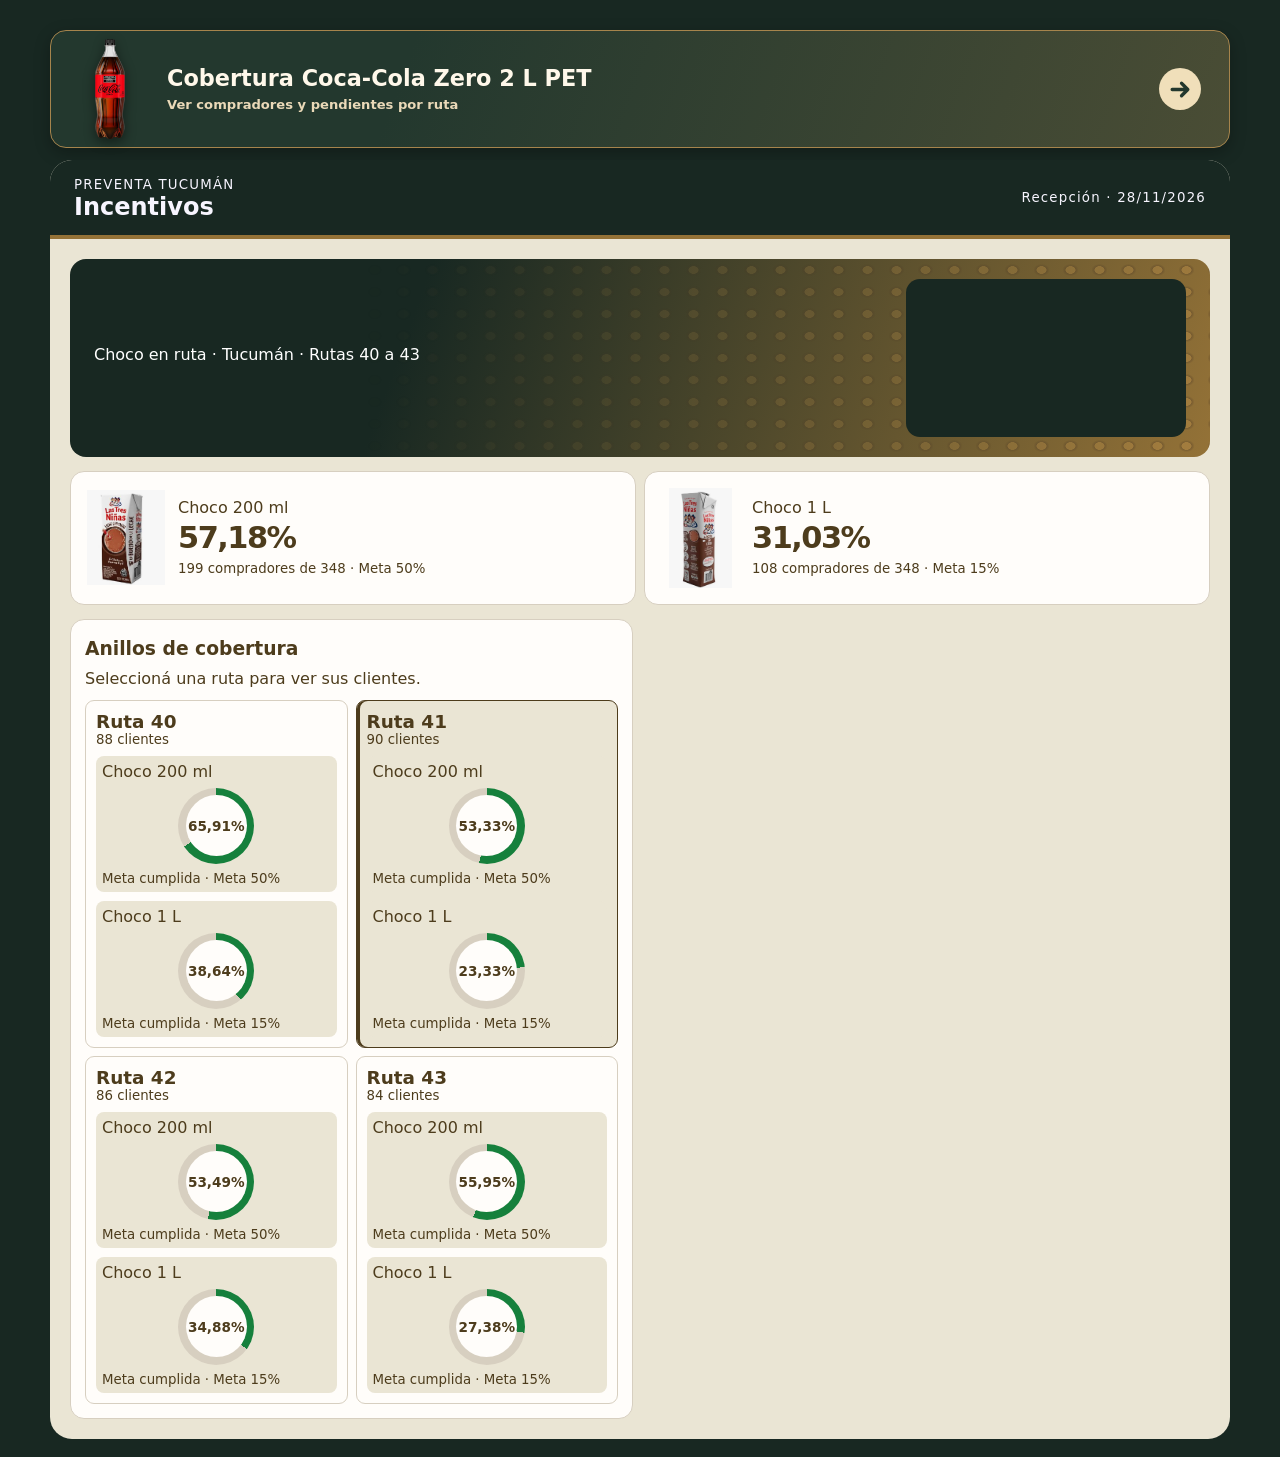
<file: index.html>
<!doctype html>
<html lang="es">
<head>
  <meta charset="utf-8" />
  <meta name="viewport" content="width=device-width, initial-scale=1" />
  <title>Incentivos de Venta</title>
  <meta name="theme-color" content="#182822" />
  <meta name="application-name" content="Incentivos de Venta" />
  <meta name="apple-mobile-web-app-capable" content="yes" />
  <meta name="apple-mobile-web-app-status-bar-style" content="default" />
  <meta name="apple-mobile-web-app-title" content="Incentivos de Venta" />
  <link rel="manifest" href="manifest.webmanifest" />
  <link rel="icon" type="image/png" sizes="192x192" href="assets/icon-192.png" />
  <link rel="apple-touch-icon" href="assets/icon-192.png" />
<style>body{margin:0;padding:clamp(0px,2vw,18px);background:#182822} #choco-fauna{max-width:1180px;margin:auto} #choco-fauna button:not([hidden]){cursor:pointer}</style><style>#fauna0 .banner-video{position:relative;z-index:1;width:min(34%,280px);flex:none;color:#fff} @media(max-width:620px){#fauna0 .overview{flex-wrap:wrap}#fauna0 .banner-video{width:min(100%,280px)}}</style><style>
#choco-fauna li b.cliente-comprador,#choco-fauna li b.cliente-pendiente{padding:4px 9px;border-radius:999px}
#choco-fauna li b.cliente-comprador{color:#166534;background:#dcfce7}
#choco-fauna li b.cliente-pendiente{color:#991b1b;background:#fee2e2}
</style>
<style>
#fauna0 [hidden]{display:none!important}
#fc0-detalle{grid-column:1/-1}
#fc0-volver{margin-bottom:12px}
</style>
</head><body>
<style>
.zero-nav { max-width:1180px; margin:12px auto; padding:0 12px; }
.zero-nav a { display:flex; align-items:center; gap:clamp(12px,3vw,26px); padding:8px clamp(12px,4vw,28px); border:1px solid #a6844c; border-radius:16px; background:linear-gradient(110deg,#23382e 30%,#4a4d35); color:#fff8ea; box-shadow:0 5px 16px #0004; font:800 clamp(1.05rem,3.5vw,1.4rem)/1.2 system-ui,sans-serif; text-decoration:none; }
.zero-nav a:hover { background:linear-gradient(110deg,#2e4939 30%,#585b40); }
.zero-nav a:focus-visible { outline:3px solid #fff8ea; outline-offset:3px; }
.zero-nav img { width:clamp(43px,10vw,62px); height:100px; object-fit:contain; flex:none; filter:drop-shadow(0 4px 6px #0007); }
.zero-nav small { display:block; margin-top:5px; color:#ead9b8; font-size:.82rem; font-weight:600; }
.zero-nav .zero-arrow { display:grid; flex:0 0 42px; height:42px; margin-left:auto; place-items:center; border-radius:50%; background:#f0dfba; color:#23382e; font-size:1.3rem; }
</style>
<nav class="zero-nav" aria-label="Coberturas">
  <a href="./cobertura-zero.html">
    <img src="[data-uri]" alt="" width="62" height="100">
    <span>Cobertura Coca-Cola Zero 2 L PET<small>Ver compradores y pendientes por ruta</small></span>
    <span class="zero-arrow" aria-hidden="true"><svg width="25" height="25" viewBox="0 0 24 24" fill="none" stroke="currentColor" stroke-width="3.2" stroke-linecap="round" stroke-linejoin="round"><path d="M4 12h15m-6-6 6 6-6 6"/></svg></span>
  </a>
</nav>
<div id="choco-fauna"><div id="fauna0">
<header><div><small>PREVENTA TUCUMÁN</small><h2>Incentivos</h2></div><small id="fc0-corte"></small></header>
<main>
<div class="overview"><div><p>Choco en ruta · Tucumán · Rutas 40 a 43</p></div><span class="fauna-animal" aria-hidden="true">🐆</span><div class="banner-video" aria-label="Video destacado">
  <video aria-label="Publicidad de Las Tres Niñas" src="./las-tres-ninas.mp4" autoplay muted loop playsinline style="display:block;width:100%;aspect-ratio:16/9;object-fit:contain;border-radius:14px;background:#182822"></video>
</div></div>
<section class="metrics" id="fc0-mesa"></section>
<section class="surface" id="fc0-cobertura"><h3>Anillos de cobertura</h3><p>Seleccioná una ruta para ver sus clientes.</p><div class="route-grid" id="fc0-rutas"></div></section>
<section class="surface" id="fc0-detalle" hidden><button type="button" class="cursor-interaction" id="fc0-volver">← Volver al avance</button><h3 id="fc0-titulo">Clientes de la ruta</h3>
<div class="controls">
<label>Producto <select id="fc0-producto"><option value="0">Choco 200 ml</option><option value="1">Choco 1 L</option></select></label>
<label>Estado <select id="fc0-estado"><option value="0">Pendientes</option><option value="1">Compradores</option><option value="all">Todos</option></select></label>
<label>Buscar <input id="fc0-buscar" type="search" placeholder="Nombre o código"></label>
</div>
<p id="fc0-cuenta" aria-live="polite"></p><ul id="fc0-clientes"></ul><button type="button" class="cursor-interaction" id="fc0-mas" hidden>Ver más clientes</button>
</section>
</main>
</div>
</div>
<style>
#fauna0{color-scheme:light dark;--ink:light-dark(#18324a,#e4f0fa);--canvas:light-dark(#eef5f8,#111e2b);--paper:light-dark(#fff,#192b3a);--edge:light-dark(#ccdfe7,#3c586a);--accent:light-dark(#075c66,#80e3da);color:var(--ink);background:var(--canvas);border-radius:20px;overflow:hidden;font-family:system-ui,sans-serif}
#fauna0 header{background:light-dark(#12374c,#0e2838);color:#f0fbff;padding:22px;display:flex;justify-content:space-between;gap:12px;flex-wrap:wrap}
#fauna0 h2,#fauna0 h3{margin:4px 0 10px}
#fauna0 main{display:grid;gap:12px;padding:14px}
#fauna0 .surface,#fauna0 .metric{background:var(--paper);border-radius:14px;padding:14px}
#fauna0 .metrics,#fauna0 .route-grid{display:grid;grid-template-columns:repeat(2,minmax(0,1fr));gap:8px}
#fauna0 .metric strong{display:block;font-size:1.6em;color:var(--accent)}
#fauna0 button,#fauna0 select,#fauna0 input{font:inherit;color:inherit;background:var(--paper);border:1px solid var(--edge);border-radius:9px;padding:8px;box-sizing:border-box;max-width:100%}
#fauna0 .route-grid button{text-align:left}
#fauna0 [aria-pressed=true]{border-color:var(--accent);background:var(--canvas)}
#fauna0 .route-grid span{display:block;margin-top:5px}
#fauna0 .controls{display:flex;gap:8px;flex-wrap:wrap}
#fauna0 label{display:grid;gap:4px}
#fauna0 ul{padding:0;list-style:none}
#fauna0 li{display:flex;justify-content:space-between;gap:10px;border-top:1px solid var(--edge);padding:8px 0}
#fauna0 li small{display:block}
@media(max-width:450px){#fauna0 .route-grid{grid-template-columns:1fr}}

#fauna0{--ink:light-dark(#171c30,#eef0ff);--canvas:light-dark(#f1f2fa,#171a2b);--paper:light-dark(#fff,#24283e);--edge:light-dark(#dcdff0,#4c516d);--accent:light-dark(#4f39b8,#bdadff);border-radius:22px}
#fauna0 header{align-items:center;background:#171631;color:#f7f5ff;padding:14px 24px}
#fauna0 header h2{margin:0}
#fauna0 header small{letter-spacing:.09em}
#fauna0 main{grid-template-columns:minmax(0,1fr) minmax(0,1fr);gap:14px;padding:20px}
#fauna0 .overview,#fauna0 .metrics{grid-column:1/-1}
#fauna0 .overview{padding:20px 24px;border-radius:16px;color:#fff;background:radial-gradient(ellipse at 90% 0%,#674bc7,transparent 65%),#29204f}
#fauna0 .overview span{letter-spacing:.09em;font-size:.78em}
#fauna0 .overview p,#fauna0 .surface>p{margin:5px 0 12px}
#fauna0 .metric{border:1px solid var(--edge);padding:16px}
#fauna0 .metric strong{font-size:1.9em;letter-spacing:-.05em}
#fauna0 .route-grid{grid-template-columns:repeat(2,minmax(0,1fr))}
#fauna0 .route-grid button{padding:10px}
#fauna0 .route-grid button>b{font-size:1.15em}
#fauna0 .route-grid button>small{display:block}
#fauna0 .product-row{display:grid;grid-template-columns:1fr auto;gap:3px;margin-top:10px}
#fauna0 .product-row span{margin:0}
#fauna0 .product-row .rail,#fauna0 .product-row small{grid-column:1/-1}
#fauna0 .rail{height:6px;border-radius:9px;background:var(--edge);position:relative}
#fauna0 .rail i{display:block;height:100%;background:var(--accent);border-radius:9px}
#fauna0 .rail em{position:absolute;top:-2px;height:10px;width:2px;background:var(--ink)}
#fauna0 .controls label:last-child{width:100%}
#fauna0 li b{align-self:center;font-size:.82em;color:var(--accent)}
@media(max-width:740px){#fauna0 main{grid-template-columns:minmax(0,1fr)}}
@media(max-width:380px){#fauna0 main{padding:10px} #fauna0 .product-row{grid-template-columns:1fr}}

#fauna0{--ink:light-dark(#30251f,#fff0df);--canvas:light-dark(#f5eee4,#251b17);--paper:light-dark(#fffaf2,#382922);--edge:light-dark(#e7d6c4,#695045);--accent:light-dark(#8b4d2d,#edb284)}
#fauna0 header{background:#281913;border-bottom:4px solid #d7a270}
#fauna0 .overview{display:flex;justify-content:space-between;align-items:center;gap:14px;background:radial-gradient(ellipse at 85% 15%,#875031,transparent 65%),#3b241b;min-height:112px}
#fauna0 .overview h2{font-size:clamp(2rem,5vw,3.6rem);line-height:1;letter-spacing:-.055em;margin:8px 0}
#fauna0 .brand-logo{background:#fff;border-radius:9px;padding:7px;width:min(37%,220px);height:auto;box-sizing:border-box}
#fauna0 .metric{display:flex;align-items:center;gap:13px;overflow:hidden}
#fauna0 .metric img{width:clamp(36px,9vw,78px);height:100px;object-fit:contain;flex:none}
#fauna0 .metric strong{margin:3px 0}
#fauna0 .surface{border:1px solid var(--edge)}
#fauna0 [aria-pressed=true]{box-shadow:inset 3px 0 var(--accent)}
@media(max-width:520px){#fauna0 .metric{flex-direction:column;align-items:flex-start;gap:4px;padding:10px}#fauna0 .metric img{height:65px;width:54px}#fauna0 .metric strong{font-size:1.5em}}

#fauna0{--canvas:light-dark(#eae5d4,#20202a);--paper:light-dark(#fffdfa,#2f303a);--ink:light-dark(#4d3c1c,#f7f1ee);--edge:light-dark(#d7cfc0,#555565);--accent:light-dark(#4d3c1c,#f7cfa4)}
#fauna0 header{background:#182822;border-color:#947237}
#fauna0 .overview{position:relative;isolation:isolate;overflow:hidden;background:linear-gradient(110deg,#182822 30%,#947237);min-height:145px}
#fauna0 .overview:before{content:"";position:absolute;inset:0;z-index:-1;background-image:radial-gradient(ellipse at center,#c7984e 23%,#513c29 26%,transparent 39%);background-size:29px 22px;opacity:.34;mask-image:linear-gradient(90deg,transparent 25%,#000)}
#fauna0 .overview>div{z-index:1}
#fauna0 .fauna-animal{font-size:clamp(44px,10vw,94px);position:absolute;right:24%;top:12%;opacity:.8}
#fauna0 .brand-logo{z-index:1}
@media(max-width:520px){#fauna0 .overview{flex-wrap:wrap} #fauna0 .overview h2{font-size:1.85em} #fauna0 .fauna-animal{right:7%;top:auto;bottom:5%}}

#fauna1{color-scheme:light dark;--ink:light-dark(#18324a,#e4f0fa);--canvas:light-dark(#eef5f8,#111e2b);--paper:light-dark(#fff,#192b3a);--edge:light-dark(#ccdfe7,#3c586a);--accent:light-dark(#075c66,#80e3da);color:var(--ink);background:var(--canvas);border-radius:20px;overflow:hidden;font-family:system-ui,sans-serif}
#fauna1 header{background:light-dark(#12374c,#0e2838);color:#f0fbff;padding:22px;display:flex;justify-content:space-between;gap:12px;flex-wrap:wrap}
#fauna1 h2,#fauna1 h3{margin:4px 0 10px}
#fauna1 main{display:grid;gap:12px;padding:14px}
#fauna1 .surface,#fauna1 .metric{background:var(--paper);border-radius:14px;padding:14px}
#fauna1 .metrics,#fauna1 .route-grid{display:grid;grid-template-columns:repeat(2,minmax(0,1fr));gap:8px}
#fauna1 .metric strong{display:block;font-size:1.6em;color:var(--accent)}
#fauna1 button,#fauna1 select,#fauna1 input{font:inherit;color:inherit;background:var(--paper);border:1px solid var(--edge);border-radius:9px;padding:8px;box-sizing:border-box;max-width:100%}
#fauna1 .route-grid button{text-align:left}
#fauna1 [aria-pressed=true]{border-color:var(--accent);background:var(--canvas)}
#fauna1 .route-grid span{display:block;margin-top:5px}
#fauna1 .controls{display:flex;gap:8px;flex-wrap:wrap}
#fauna1 label{display:grid;gap:4px}
#fauna1 ul{padding:0;list-style:none}
#fauna1 li{display:flex;justify-content:space-between;gap:10px;border-top:1px solid var(--edge);padding:8px 0}
#fauna1 li small{display:block}
@media(max-width:450px){#fauna1 .route-grid{grid-template-columns:1fr}}

#fauna1{--ink:light-dark(#171c30,#eef0ff);--canvas:light-dark(#f1f2fa,#171a2b);--paper:light-dark(#fff,#24283e);--edge:light-dark(#dcdff0,#4c516d);--accent:light-dark(#4f39b8,#bdadff);border-radius:22px}
#fauna1 header{align-items:center;background:#171631;color:#f7f5ff;padding:14px 24px}
#fauna1 header h2{margin:0}
#fauna1 header small{letter-spacing:.09em}
#fauna1 main{grid-template-columns:minmax(0,1fr) minmax(0,1fr);gap:14px;padding:20px}
#fauna1 .overview,#fauna1 .metrics{grid-column:1/-1}
#fauna1 .overview{padding:20px 24px;border-radius:16px;color:#fff;background:radial-gradient(ellipse at 90% 0%,#674bc7,transparent 65%),#29204f}
#fauna1 .overview span{letter-spacing:.09em;font-size:.78em}
#fauna1 .overview p,#fauna1 .surface>p{margin:5px 0 12px}
#fauna1 .metric{border:1px solid var(--edge);padding:16px}
#fauna1 .metric strong{font-size:1.9em;letter-spacing:-.05em}
#fauna1 .route-grid{grid-template-columns:repeat(2,minmax(0,1fr))}
#fauna1 .route-grid button{padding:10px}
#fauna1 .route-grid button>b{font-size:1.15em}
#fauna1 .route-grid button>small{display:block}
#fauna1 .product-row{display:grid;grid-template-columns:1fr auto;gap:3px;margin-top:10px}
#fauna1 .product-row span{margin:0}
#fauna1 .product-row .rail,#fauna1 .product-row small{grid-column:1/-1}
#fauna1 .rail{height:6px;border-radius:9px;background:var(--edge);position:relative}
#fauna1 .rail i{display:block;height:100%;background:var(--accent);border-radius:9px}
#fauna1 .rail em{position:absolute;top:-2px;height:10px;width:2px;background:var(--ink)}
#fauna1 .controls label:last-child{width:100%}
#fauna1 li b{align-self:center;font-size:.82em;color:var(--accent)}
@media(max-width:740px){#fauna1 main{grid-template-columns:minmax(0,1fr)}}
@media(max-width:380px){#fauna1 main{padding:10px} #fauna1 .product-row{grid-template-columns:1fr}}

#fauna1{--ink:light-dark(#30251f,#fff0df);--canvas:light-dark(#f5eee4,#251b17);--paper:light-dark(#fffaf2,#382922);--edge:light-dark(#e7d6c4,#695045);--accent:light-dark(#8b4d2d,#edb284)}
#fauna1 header{background:#281913;border-bottom:4px solid #d7a270}
#fauna1 .overview{display:flex;justify-content:space-between;align-items:center;gap:14px;background:radial-gradient(ellipse at 85% 15%,#875031,transparent 65%),#3b241b;min-height:112px}
#fauna1 .overview h2{font-size:clamp(2rem,5vw,3.6rem);line-height:1;letter-spacing:-.055em;margin:8px 0}
#fauna1 .brand-logo{background:#fff;border-radius:9px;padding:7px;width:min(37%,220px);height:auto;box-sizing:border-box}
#fauna1 .metric{display:flex;align-items:center;gap:13px;overflow:hidden}
#fauna1 .metric img{width:clamp(36px,9vw,78px);height:100px;object-fit:contain;flex:none}
#fauna1 .metric strong{margin:3px 0}
#fauna1 .surface{border:1px solid var(--edge)}
#fauna1 [aria-pressed=true]{box-shadow:inset 3px 0 var(--accent)}
@media(max-width:520px){#fauna1 .metric{flex-direction:column;align-items:flex-start;gap:4px;padding:10px}#fauna1 .metric img{height:65px;width:54px}#fauna1 .metric strong{font-size:1.5em}}

#fauna1{--canvas:light-dark(#ebebf8,#20202a);--paper:light-dark(#fffdfa,#2f303a);--ink:light-dark(#41386e,#f7f1ee);--edge:light-dark(#d7cfc0,#555565);--accent:light-dark(#41386e,#f7cfa4)}
#fauna1 header{background:#181b3a;border-color:#564f91}
#fauna1 .overview{position:relative;isolation:isolate;overflow:hidden;background:linear-gradient(110deg,#181b3a 30%,#564f91);min-height:145px}
#fauna1 .overview:before{content:"";position:absolute;inset:0;z-index:-1;background-image:radial-gradient(circle,#d9dcf9 1px,transparent 2px);background-size:27px 29px;opacity:.34;mask-image:linear-gradient(90deg,transparent 25%,#000)}
#fauna1 .overview>div{z-index:1}
#fauna1 .fauna-animal{font-size:clamp(44px,10vw,94px);position:absolute;right:24%;top:12%;opacity:.8}
#fauna1 .brand-logo{z-index:1}
@media(max-width:520px){#fauna1 .overview{flex-wrap:wrap} #fauna1 .overview h2{font-size:1.85em} #fauna1 .fauna-animal{right:7%;top:auto;bottom:5%}}

#fauna2{color-scheme:light dark;--ink:light-dark(#18324a,#e4f0fa);--canvas:light-dark(#eef5f8,#111e2b);--paper:light-dark(#fff,#192b3a);--edge:light-dark(#ccdfe7,#3c586a);--accent:light-dark(#075c66,#80e3da);color:var(--ink);background:var(--canvas);border-radius:20px;overflow:hidden;font-family:system-ui,sans-serif}
#fauna2 header{background:light-dark(#12374c,#0e2838);color:#f0fbff;padding:22px;display:flex;justify-content:space-between;gap:12px;flex-wrap:wrap}
#fauna2 h2,#fauna2 h3{margin:4px 0 10px}
#fauna2 main{display:grid;gap:12px;padding:14px}
#fauna2 .surface,#fauna2 .metric{background:var(--paper);border-radius:14px;padding:14px}
#fauna2 .metrics,#fauna2 .route-grid{display:grid;grid-template-columns:repeat(2,minmax(0,1fr));gap:8px}
#fauna2 .metric strong{display:block;font-size:1.6em;color:var(--accent)}
#fauna2 button,#fauna2 select,#fauna2 input{font:inherit;color:inherit;background:var(--paper);border:1px solid var(--edge);border-radius:9px;padding:8px;box-sizing:border-box;max-width:100%}
#fauna2 .route-grid button{text-align:left}
#fauna2 [aria-pressed=true]{border-color:var(--accent);background:var(--canvas)}
#fauna2 .route-grid span{display:block;margin-top:5px}
#fauna2 .controls{display:flex;gap:8px;flex-wrap:wrap}
#fauna2 label{display:grid;gap:4px}
#fauna2 ul{padding:0;list-style:none}
#fauna2 li{display:flex;justify-content:space-between;gap:10px;border-top:1px solid var(--edge);padding:8px 0}
#fauna2 li small{display:block}
@media(max-width:450px){#fauna2 .route-grid{grid-template-columns:1fr}}

#fauna2{--ink:light-dark(#171c30,#eef0ff);--canvas:light-dark(#f1f2fa,#171a2b);--paper:light-dark(#fff,#24283e);--edge:light-dark(#dcdff0,#4c516d);--accent:light-dark(#4f39b8,#bdadff);border-radius:22px}
#fauna2 header{align-items:center;background:#171631;color:#f7f5ff;padding:14px 24px}
#fauna2 header h2{margin:0}
#fauna2 header small{letter-spacing:.09em}
#fauna2 main{grid-template-columns:minmax(0,1fr) minmax(0,1fr);gap:14px;padding:20px}
#fauna2 .overview,#fauna2 .metrics{grid-column:1/-1}
#fauna2 .overview{padding:20px 24px;border-radius:16px;color:#fff;background:radial-gradient(ellipse at 90% 0%,#674bc7,transparent 65%),#29204f}
#fauna2 .overview span{letter-spacing:.09em;font-size:.78em}
#fauna2 .overview p,#fauna2 .surface>p{margin:5px 0 12px}
#fauna2 .metric{border:1px solid var(--edge);padding:16px}
#fauna2 .metric strong{font-size:1.9em;letter-spacing:-.05em}
#fauna2 .route-grid{grid-template-columns:repeat(2,minmax(0,1fr))}
#fauna2 .route-grid button{padding:10px}
#fauna2 .route-grid button>b{font-size:1.15em}
#fauna2 .route-grid button>small{display:block}
#fauna2 .product-row{display:grid;grid-template-columns:1fr auto;gap:3px;margin-top:10px}
#fauna2 .product-row span{margin:0}
#fauna2 .product-row .rail,#fauna2 .product-row small{grid-column:1/-1}
#fauna2 .rail{height:6px;border-radius:9px;background:var(--edge);position:relative}
#fauna2 .rail i{display:block;height:100%;background:var(--accent);border-radius:9px}
#fauna2 .rail em{position:absolute;top:-2px;height:10px;width:2px;background:var(--ink)}
#fauna2 .controls label:last-child{width:100%}
#fauna2 li b{align-self:center;font-size:.82em;color:var(--accent)}
@media(max-width:740px){#fauna2 main{grid-template-columns:minmax(0,1fr)}}
@media(max-width:380px){#fauna2 main{padding:10px} #fauna2 .product-row{grid-template-columns:1fr}}

#fauna2{--ink:light-dark(#30251f,#fff0df);--canvas:light-dark(#f5eee4,#251b17);--paper:light-dark(#fffaf2,#382922);--edge:light-dark(#e7d6c4,#695045);--accent:light-dark(#8b4d2d,#edb284)}
#fauna2 header{background:#281913;border-bottom:4px solid #d7a270}
#fauna2 .overview{display:flex;justify-content:space-between;align-items:center;gap:14px;background:radial-gradient(ellipse at 85% 15%,#875031,transparent 65%),#3b241b;min-height:112px}
#fauna2 .overview h2{font-size:clamp(2rem,5vw,3.6rem);line-height:1;letter-spacing:-.055em;margin:8px 0}
#fauna2 .brand-logo{background:#fff;border-radius:9px;padding:7px;width:min(37%,220px);height:auto;box-sizing:border-box}
#fauna2 .metric{display:flex;align-items:center;gap:13px;overflow:hidden}
#fauna2 .metric img{width:clamp(36px,9vw,78px);height:100px;object-fit:contain;flex:none}
#fauna2 .metric strong{margin:3px 0}
#fauna2 .surface{border:1px solid var(--edge)}
#fauna2 [aria-pressed=true]{box-shadow:inset 3px 0 var(--accent)}
@media(max-width:520px){#fauna2 .metric{flex-direction:column;align-items:flex-start;gap:4px;padding:10px}#fauna2 .metric img{height:65px;width:54px}#fauna2 .metric strong{font-size:1.5em}}

#fauna2{--canvas:light-dark(#fae9dc,#20202a);--paper:light-dark(#fffdfa,#2f303a);--ink:light-dark(#7d4235,#f7f1ee);--edge:light-dark(#d7cfc0,#555565);--accent:light-dark(#7d4235,#f7cfa4)}
#fauna2 header{background:#143c39;border-color:#8a4642}
#fauna2 .overview{position:relative;isolation:isolate;overflow:hidden;background:linear-gradient(110deg,#143c39 30%,#8a4642);min-height:145px}
#fauna2 .overview:before{content:"";position:absolute;inset:0;z-index:-1;background-image:repeating-linear-gradient(125deg,transparent 0 10px,#ffc7a333 12px 14px,transparent 15px 24px);background-size:auto;opacity:.34;mask-image:linear-gradient(90deg,transparent 25%,#000)}
#fauna2 .overview>div{z-index:1}
#fauna2 .fauna-animal{font-size:clamp(44px,10vw,94px);position:absolute;right:24%;top:12%;opacity:.8}
#fauna2 .brand-logo{z-index:1}
@media(max-width:520px){#fauna2 .overview{flex-wrap:wrap} #fauna2 .overview h2{font-size:1.85em} #fauna2 .fauna-animal{right:7%;top:auto;bottom:5%}}

#fauna3{color-scheme:light dark;--ink:light-dark(#18324a,#e4f0fa);--canvas:light-dark(#eef5f8,#111e2b);--paper:light-dark(#fff,#192b3a);--edge:light-dark(#ccdfe7,#3c586a);--accent:light-dark(#075c66,#80e3da);color:var(--ink);background:var(--canvas);border-radius:20px;overflow:hidden;font-family:system-ui,sans-serif}
#fauna3 header{background:light-dark(#12374c,#0e2838);color:#f0fbff;padding:22px;display:flex;justify-content:space-between;gap:12px;flex-wrap:wrap}
#fauna3 h2,#fauna3 h3{margin:4px 0 10px}
#fauna3 main{display:grid;gap:12px;padding:14px}
#fauna3 .surface,#fauna3 .metric{background:var(--paper);border-radius:14px;padding:14px}
#fauna3 .metrics,#fauna3 .route-grid{display:grid;grid-template-columns:repeat(2,minmax(0,1fr));gap:8px}
#fauna3 .metric strong{display:block;font-size:1.6em;color:var(--accent)}
#fauna3 button,#fauna3 select,#fauna3 input{font:inherit;color:inherit;background:var(--paper);border:1px solid var(--edge);border-radius:9px;padding:8px;box-sizing:border-box;max-width:100%}
#fauna3 .route-grid button{text-align:left}
#fauna3 [aria-pressed=true]{border-color:var(--accent);background:var(--canvas)}
#fauna3 .route-grid span{display:block;margin-top:5px}
#fauna3 .controls{display:flex;gap:8px;flex-wrap:wrap}
#fauna3 label{display:grid;gap:4px}
#fauna3 ul{padding:0;list-style:none}
#fauna3 li{display:flex;justify-content:space-between;gap:10px;border-top:1px solid var(--edge);padding:8px 0}
#fauna3 li small{display:block}
@media(max-width:450px){#fauna3 .route-grid{grid-template-columns:1fr}}

#fauna3{--ink:light-dark(#171c30,#eef0ff);--canvas:light-dark(#f1f2fa,#171a2b);--paper:light-dark(#fff,#24283e);--edge:light-dark(#dcdff0,#4c516d);--accent:light-dark(#4f39b8,#bdadff);border-radius:22px}
#fauna3 header{align-items:center;background:#171631;color:#f7f5ff;padding:14px 24px}
#fauna3 header h2{margin:0}
#fauna3 header small{letter-spacing:.09em}
#fauna3 main{grid-template-columns:minmax(0,1fr) minmax(0,1fr);gap:14px;padding:20px}
#fauna3 .overview,#fauna3 .metrics{grid-column:1/-1}
#fauna3 .overview{padding:20px 24px;border-radius:16px;color:#fff;background:radial-gradient(ellipse at 90% 0%,#674bc7,transparent 65%),#29204f}
#fauna3 .overview span{letter-spacing:.09em;font-size:.78em}
#fauna3 .overview p,#fauna3 .surface>p{margin:5px 0 12px}
#fauna3 .metric{border:1px solid var(--edge);padding:16px}
#fauna3 .metric strong{font-size:1.9em;letter-spacing:-.05em}
#fauna3 .route-grid{grid-template-columns:repeat(2,minmax(0,1fr))}
#fauna3 .route-grid button{padding:10px}
#fauna3 .route-grid button>b{font-size:1.15em}
#fauna3 .route-grid button>small{display:block}
#fauna3 .product-row{display:grid;grid-template-columns:1fr auto;gap:3px;margin-top:10px}
#fauna3 .product-row span{margin:0}
#fauna3 .product-row .rail,#fauna3 .product-row small{grid-column:1/-1}
#fauna3 .rail{height:6px;border-radius:9px;background:var(--edge);position:relative}
#fauna3 .rail i{display:block;height:100%;background:var(--accent);border-radius:9px}
#fauna3 .rail em{position:absolute;top:-2px;height:10px;width:2px;background:var(--ink)}
#fauna3 .controls label:last-child{width:100%}
#fauna3 li b{align-self:center;font-size:.82em;color:var(--accent)}
@media(max-width:740px){#fauna3 main{grid-template-columns:minmax(0,1fr)}}
@media(max-width:380px){#fauna3 main{padding:10px} #fauna3 .product-row{grid-template-columns:1fr}}

#fauna3{--ink:light-dark(#30251f,#fff0df);--canvas:light-dark(#f5eee4,#251b17);--paper:light-dark(#fffaf2,#382922);--edge:light-dark(#e7d6c4,#695045);--accent:light-dark(#8b4d2d,#edb284)}
#fauna3 header{background:#281913;border-bottom:4px solid #d7a270}
#fauna3 .overview{display:flex;justify-content:space-between;align-items:center;gap:14px;background:radial-gradient(ellipse at 85% 15%,#875031,transparent 65%),#3b241b;min-height:112px}
#fauna3 .overview h2{font-size:clamp(2rem,5vw,3.6rem);line-height:1;letter-spacing:-.055em;margin:8px 0}
#fauna3 .brand-logo{background:#fff;border-radius:9px;padding:7px;width:min(37%,220px);height:auto;box-sizing:border-box}
#fauna3 .metric{display:flex;align-items:center;gap:13px;overflow:hidden}
#fauna3 .metric img{width:clamp(36px,9vw,78px);height:100px;object-fit:contain;flex:none}
#fauna3 .metric strong{margin:3px 0}
#fauna3 .surface{border:1px solid var(--edge)}
#fauna3 [aria-pressed=true]{box-shadow:inset 3px 0 var(--accent)}
@media(max-width:520px){#fauna3 .metric{flex-direction:column;align-items:flex-start;gap:4px;padding:10px}#fauna3 .metric img{height:65px;width:54px}#fauna3 .metric strong{font-size:1.5em}}

#fauna3{--canvas:light-dark(#e7eff2,#20202a);--paper:light-dark(#fffdfa,#2f303a);--ink:light-dark(#305b69,#f7f1ee);--edge:light-dark(#d7cfc0,#555565);--accent:light-dark(#305b69,#f7cfa4)}
#fauna3 header{background:#143045;border-color:#457180}
#fauna3 .overview{position:relative;isolation:isolate;overflow:hidden;background:linear-gradient(110deg,#143045 30%,#457180);min-height:145px}
#fauna3 .overview:before{content:"";position:absolute;inset:0;z-index:-1;background-image:repeating-linear-gradient(165deg,transparent 0 17px,#bbdeea33 18px 20px,transparent 21px 29px);background-size:auto;opacity:.34;mask-image:linear-gradient(90deg,transparent 25%,#000)}
#fauna3 .overview>div{z-index:1}
#fauna3 .fauna-animal{font-size:clamp(44px,10vw,94px);position:absolute;right:24%;top:12%;opacity:.8}
#fauna3 .brand-logo{z-index:1}
@media(max-width:520px){#fauna3 .overview{flex-wrap:wrap} #fauna3 .overview h2{font-size:1.85em} #fauna3 .fauna-animal{right:7%;top:auto;bottom:5%}}


#choco-fauna .indicator{margin-top:9px;display:grid;gap:3px;padding:6px;background:var(--canvas);border-radius:8px}
#choco-fauna .indicator span{margin:0}
#choco-fauna .ring{width:76px;height:76px;margin:4px auto;border-radius:50%;background:conic-gradient(var(--ring-color,var(--accent)) var(--sweep),var(--edge) 0);display:grid;place-items:center}
#choco-fauna .ring strong{width:61px;height:61px;display:grid;place-items:center;background:var(--paper);border-radius:50%;font-size:.85em}
#fauna1 .route-grid,#fauna2 .route-grid,#fauna3 .route-grid{grid-template-columns:1fr}
#fauna1 .route-grid button,#fauna2 .route-grid button,#fauna3 .route-grid button{display:grid;grid-template-columns:repeat(2,minmax(0,1fr));column-gap:8px}
#fauna1 .route-grid button>b,#fauna2 .route-grid button>b,#fauna3 .route-grid button>b{grid-column:1}
#fauna1 .route-grid button>small,#fauna2 .route-grid button>small,#fauna3 .route-grid button>small{text-align:right}
#choco-fauna .steps{display:grid;grid-template-columns:repeat(8,minmax(0,1fr));gap:3px}
#choco-fauna .steps i,#choco-fauna .gap-bar{height:7px;border-radius:4px;background:var(--edge)}
#choco-fauna .steps .filled,#choco-fauna .gap-bar i{background:var(--accent)}
#choco-fauna .gap-bar i{display:block;height:100%;border-radius:4px}
</style>

<script type="application/json" id="choco-art">["[data-uri]", "[data-uri]"]</script>
<script>
(async () => {
 const root=document.getElementById('fauna0');
 const get=id=>root.querySelector('#fc0-'+id);
 async function load(path) {
  const response = await fetch(path, {cache:"no-store"});
  if (!response.ok) throw new Error("No se pudo cargar "+path);
  return response.json();
 }
 const [report, detail] = await Promise.all([load("./choco-noviembre.json"),load("./choco-clientes.json")]);
 const data = {...report, clientes: detail.clientes};
 const productArt=JSON.parse(document.getElementById("choco-art").textContent);
 const products=[['Choco 200 ml','choco200ml',50,3],['Choco 1 L','choco1L',15,2]];
 const view=0;
 const pct=(n,b)=>(100*n/b).toLocaleString('es-AR',{maximumFractionDigits:2})+'%';
 let route='41',limit=5;
 const overview=root.querySelector('.overview');
 function showClients(show){
  for(const section of [overview,get('mesa'),get('cobertura')])section.hidden=show;
  get('detalle').hidden=!show;
  const target=show?get('volver'):get('rutas').querySelector('[data-route="'+route+'"]');
  target?.focus({preventScroll:true});
  window.scrollTo(0,0);
 }
 get('volver').addEventListener('click',()=>showClients(false));
 const updated = new Date(data.updatedAt);
 get('corte').textContent = data.corte ? 'Corte del reporte · '+data.corte :
   (Number.isNaN(updated.valueOf()) ? 'Avance del reporte' : 'Recepción · '+updated.toLocaleDateString('es-AR',{timeZone:'America/Argentina/Buenos_Aires'}));

 const summary=data.avanceReporte;
 const routes=summary.porRuta;
 const gap=(r,key,goal)=>Math.max(0,Math.ceil(r.clientesBase*goal/100)-r[key]);
 const totalGap=([,key,goal])=>routes.reduce((sum,r)=>sum+gap(r,key,goal),0);
 get('mesa').innerHTML=products.map((p,i)=>{
   const [name,key,goal]=p;
   const buyers=summary[key], base=summary.clientesBase;
   const facts=[
     [pct(buyers,base), buyers+' compradores de '+base+' · Meta '+goal+'%'],
     [routes.filter(r=>gap(r,key,goal)===0).length+' de '+routes.length,'rutas en meta · Objetivo '+goal+'%'],
     [buyers+' compradores','Cobertura general '+pct(buyers,base)+' · Meta '+goal+'%'],
     [totalGap(p)+' faltantes','Suma de brechas por ruta · Meta '+goal+'%']
   ];
   return '<article class="metric"><img alt="" src="'+productArt[i]+'"><div>'+name+'<strong>'+facts[view][0]+'</strong><small>'+facts[view][1]+'</small></div></article>';
 }).join('');
 const order=view===3 ? [...routes].sort((a,b)=>products.reduce((sum,[,key,goal])=>sum+gap(b,key,goal)-gap(a,key,goal),0)) : routes;
 for(const [rank,row] of order.entries()){
  const button=document.createElement('button');
  button.type='button'; button.className='cursor-interaction'; button.dataset.route=row.ruta;
  button.innerHTML='<b>'+(view===3?(rank+1)+' · ':'')+'Ruta '+row.ruta+'</b><small>'+row.clientesBase+' clientes</small>'+products.map(([name,key,goal])=>{
   const missing=gap(row,key,goal);
   const coverage=100*row[key]/row.clientesBase;
   const label=missing?missing+' para la meta':'Meta cumplida';
   const needed=Math.ceil(row.clientesBase*goal/100);
   const steps=Array.from({length:8},(_,i)=>'<i class="'+(i<Math.floor(8*Math.min(row[key]/needed,1))?'filled':'')+'"></i>').join('');
   const indicators=[
    '<div class="ring" style="--ring-color:'+(row[key]>=needed?'#16803c':'#dc2626')+';--sweep:'+coverage+'%"><strong>'+pct(row[key],row.clientesBase)+'</strong></div><small>'+label+' · Meta '+goal+'%</small>',
    '<strong>'+row[key]+' / '+needed+'</strong><small>Compradores / meta · '+label+'</small>',
    '<div class="steps" aria-hidden="true">'+steps+'</div><strong>'+row[key]+' de '+needed+'</strong><small>'+label+'</small>',
    '<div class="gap-bar" aria-hidden="true"><i style="width:'+100*missing/Math.max(1,...routes.map(r=>gap(r,key,goal)))+'%"></i></div><strong>'+missing+' faltantes</strong><small>'+pct(row[key],row.clientesBase)+' de cobertura · Meta '+goal+'%</small>'
   ];
   return '<div class="indicator"><span>'+name+'</span>'+indicators[view]+'</div>';
  }).join('');
  button.addEventListener('click',()=>{route=row.ruta;limit=5;render();showClients(true)});
  get('rutas').append(button);
 }
 function render(){
  for(const button of get('rutas').children)button.setAttribute('aria-pressed',String(button.dataset.route===route));
  const [name,, ,index]=products[Number(get('producto').value)];
  const status=get('estado').value;
  const search=get('buscar').value.trim().toLocaleLowerCase('es');
  const rows=data.clientes.filter(r=>r[0]===route&&(status==='all'||String(r[index])===status)&&(r[1].includes(search)||String(r[4]||'').toLocaleLowerCase('es').includes(search)));
  get('titulo').textContent='Clientes · Ruta '+route;
  get('cuenta').textContent=rows.length+' coincidencias · '+name+
    (detail.corte ? ' · Corte del listado '+detail.corte : '');
  get('clientes').replaceChildren(...rows.slice(0,limit).map(r=>{
   const li=document.createElement('li'),label=document.createElement('span'),code=document.createElement('small'),badge=document.createElement('b');
   label.textContent=r[4]||r[1];code.textContent=r[1];label.append(code);badge.textContent=r[index]?'Comprador':'Pendiente';badge.className=r[index]?'cliente-comprador':'cliente-pendiente';li.append(label,badge);return li;
  }));
  get('mas').hidden=rows.length<=limit;
 }
 for(const id of ['producto','estado','buscar'])get(id).addEventListener('input',()=>{limit=5;render()});
 get('mas').addEventListener('click',()=>{limit+=10;render()});
 render();
})().catch(error => {
 console.error(error);
 document.getElementById('fc0-corte').textContent = 'No se pudo cargar el reporte. Volvé a intentar.';
});
</script>
<script>if ("serviceWorker" in navigator) navigator.serviceWorker.register("./sw.js").catch(console.error);</script>
</body></html>
</file>
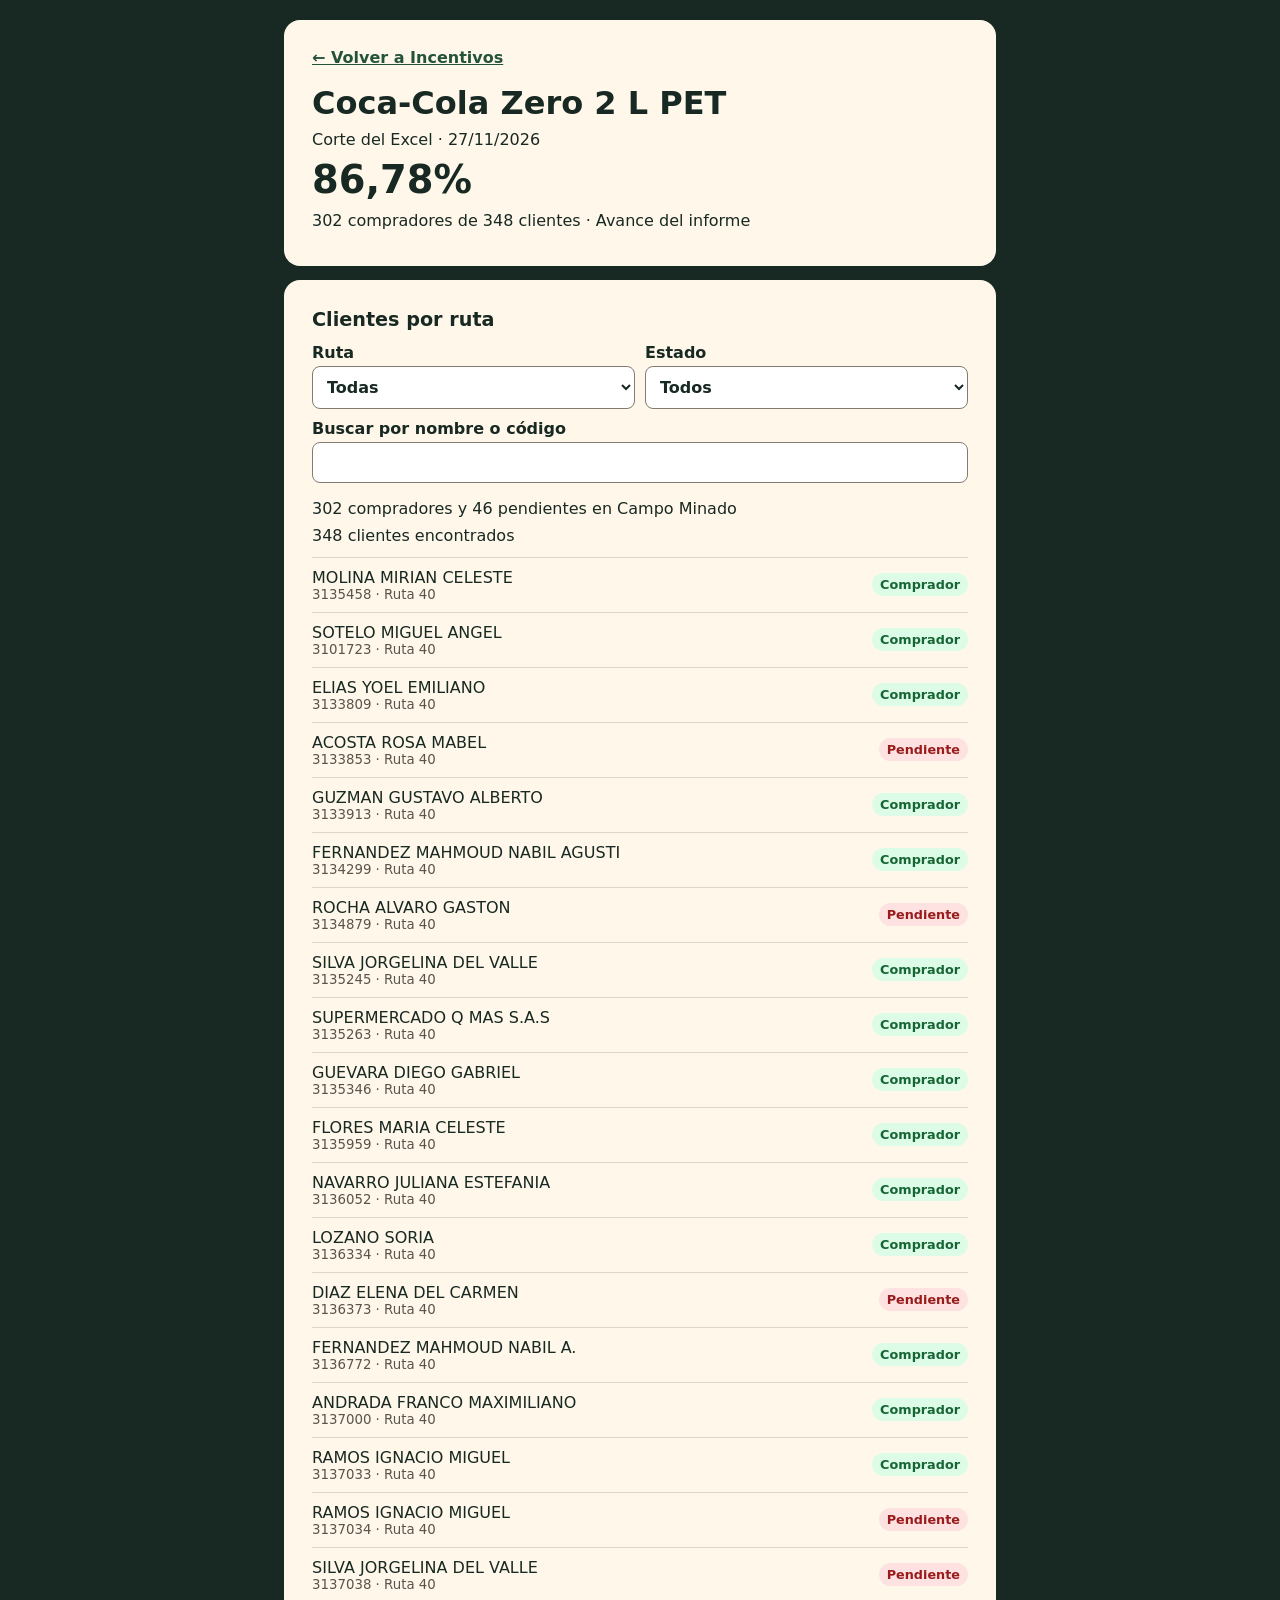
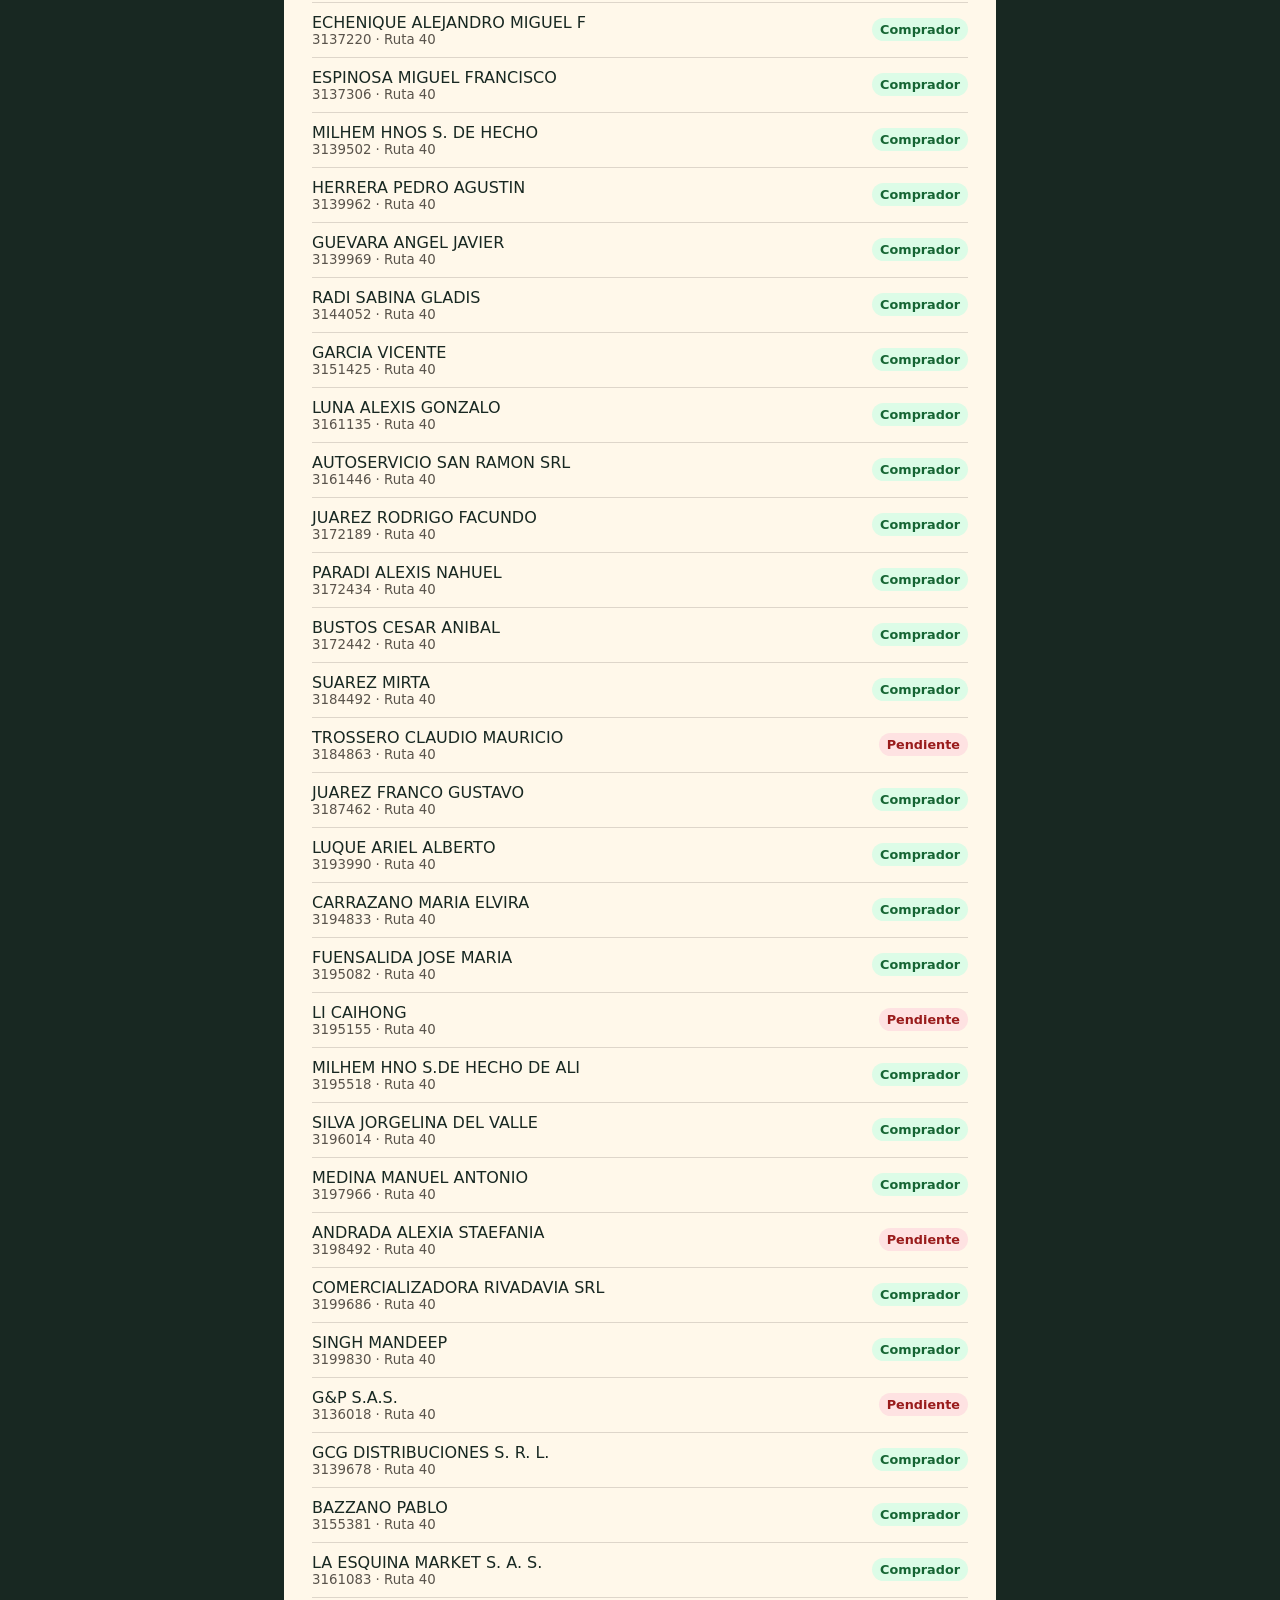
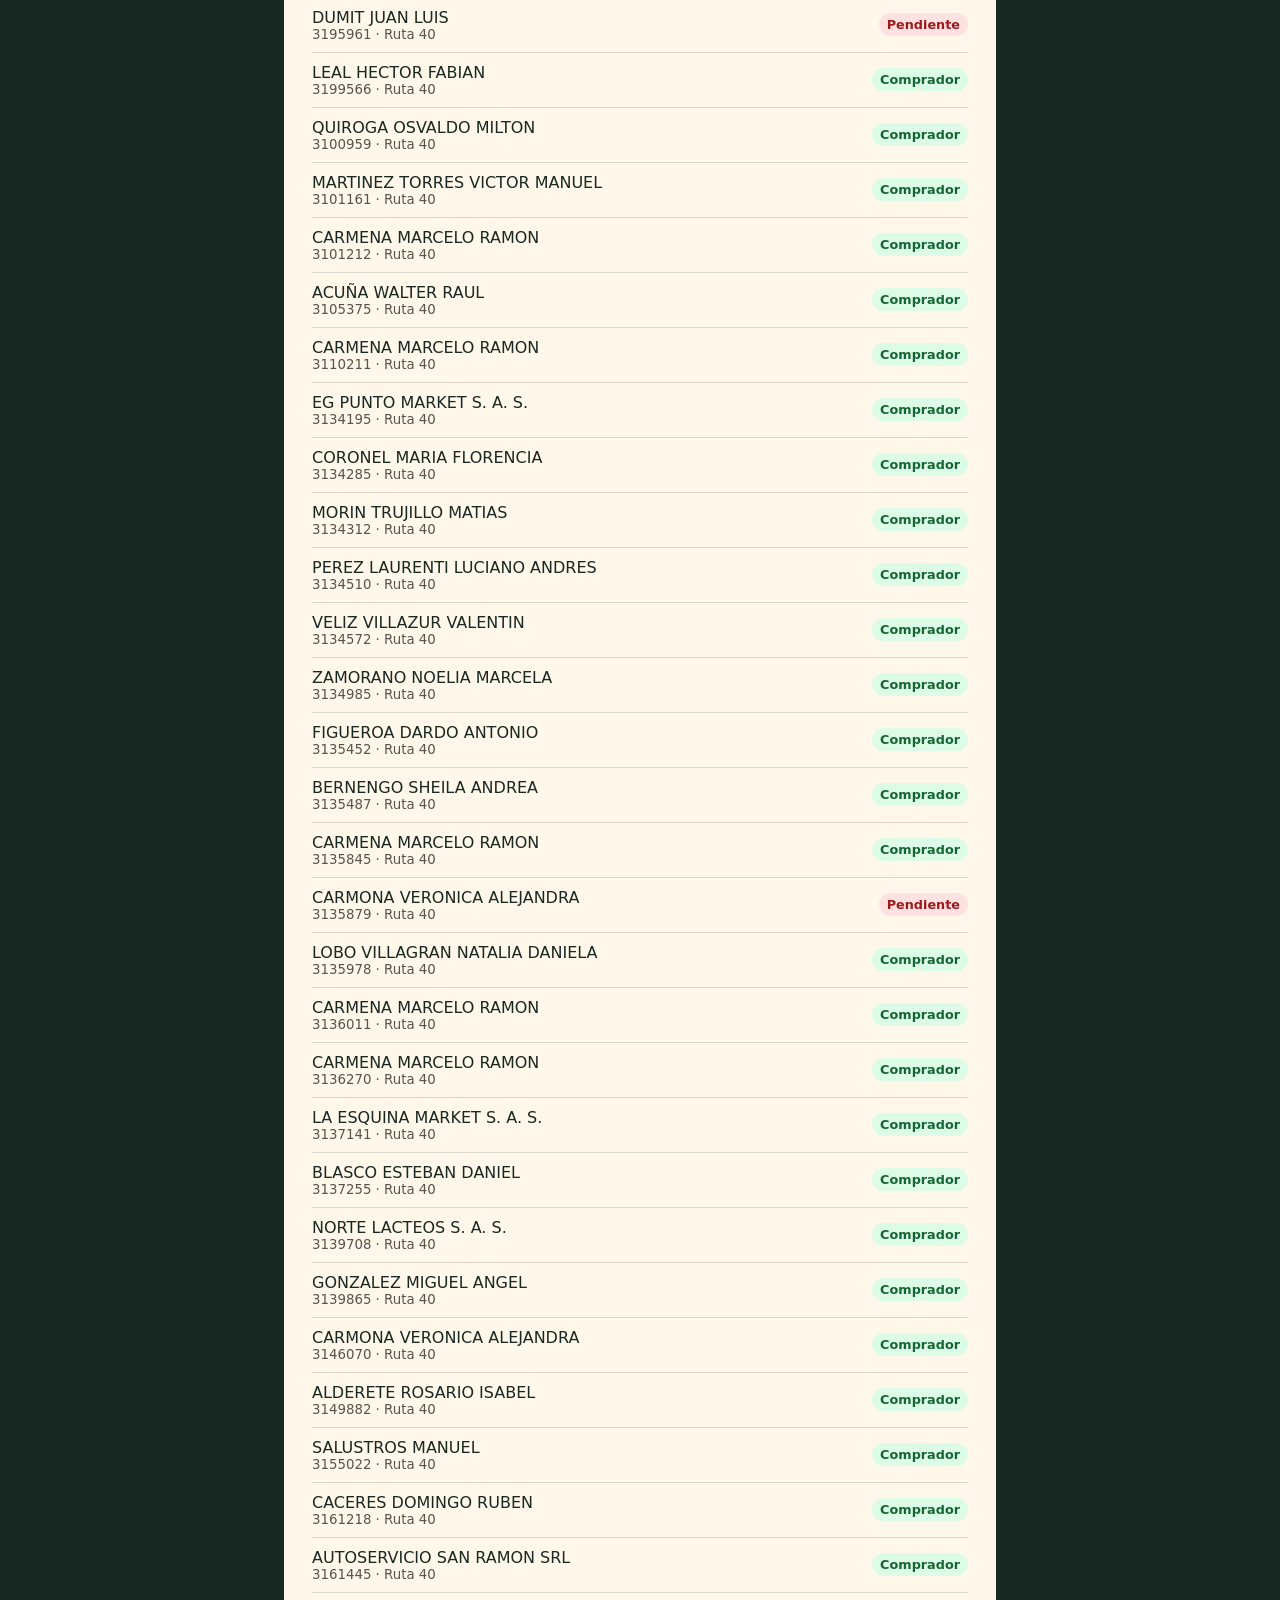
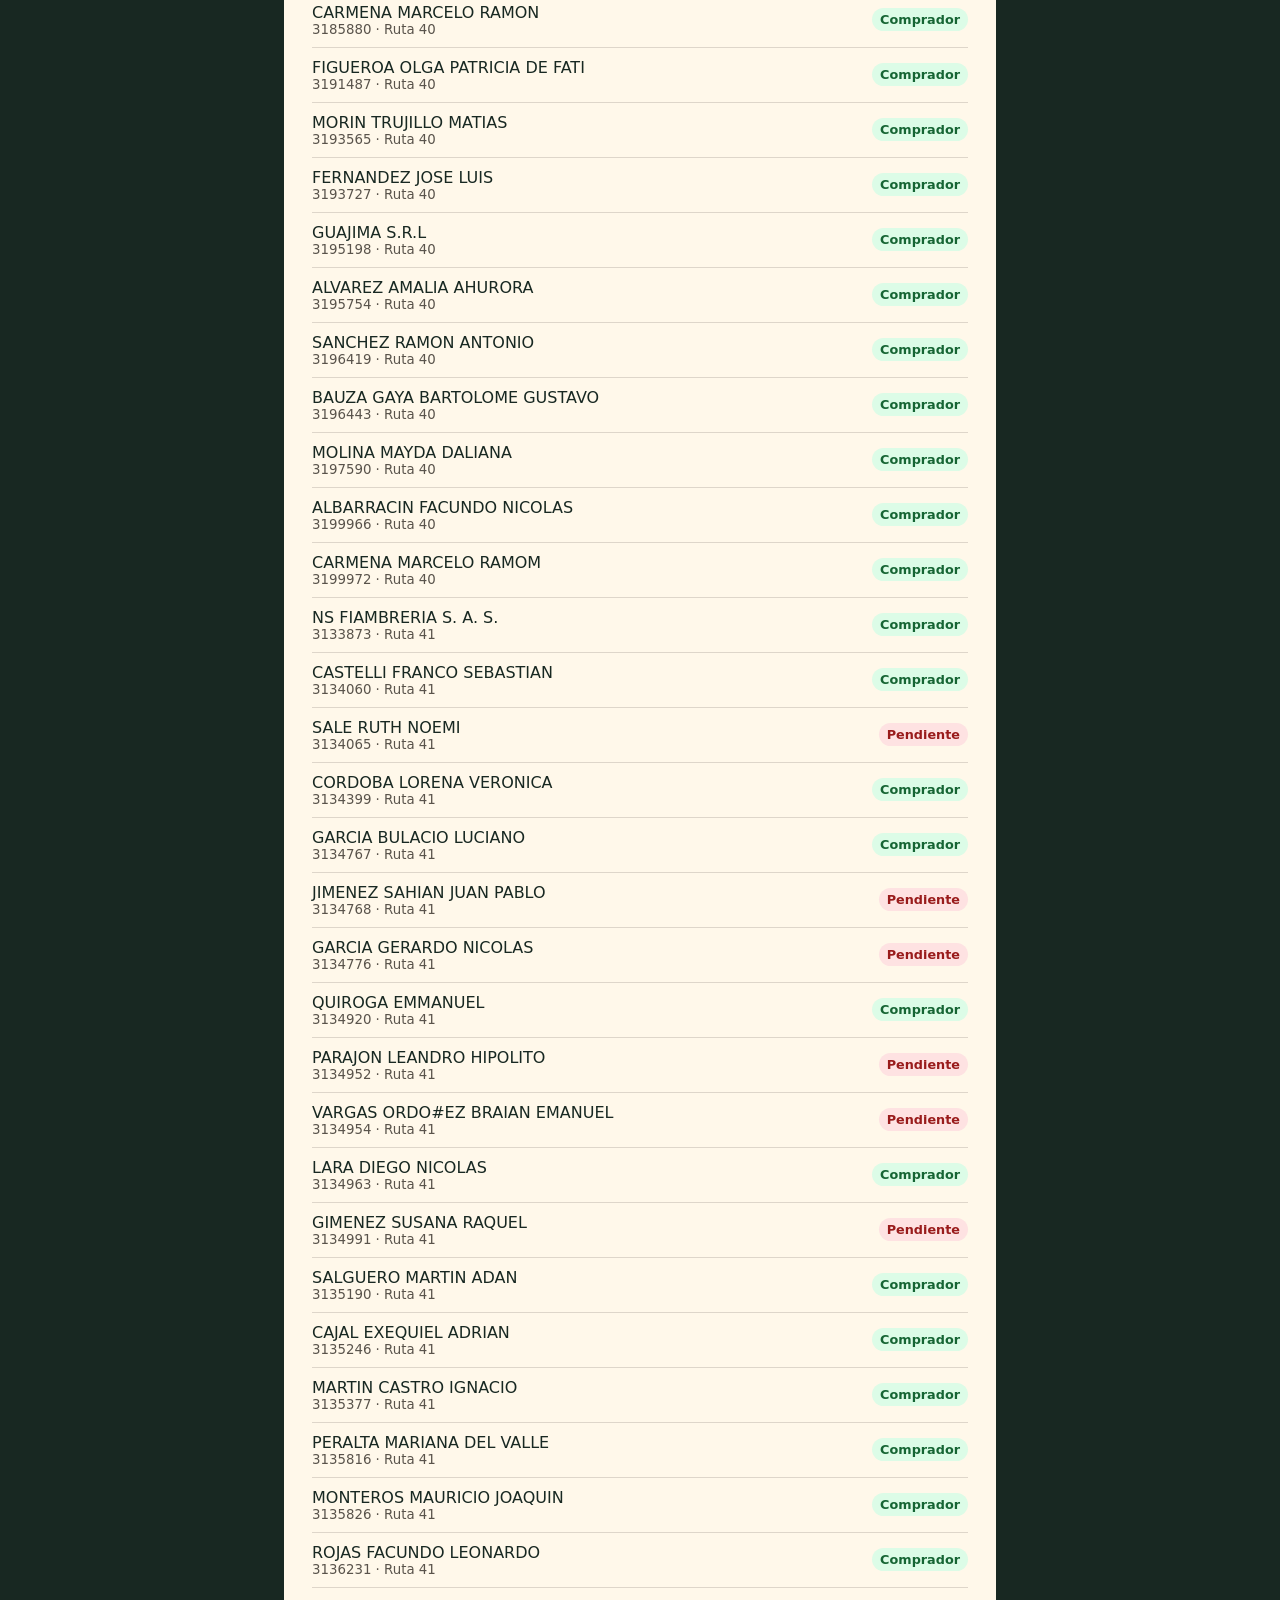
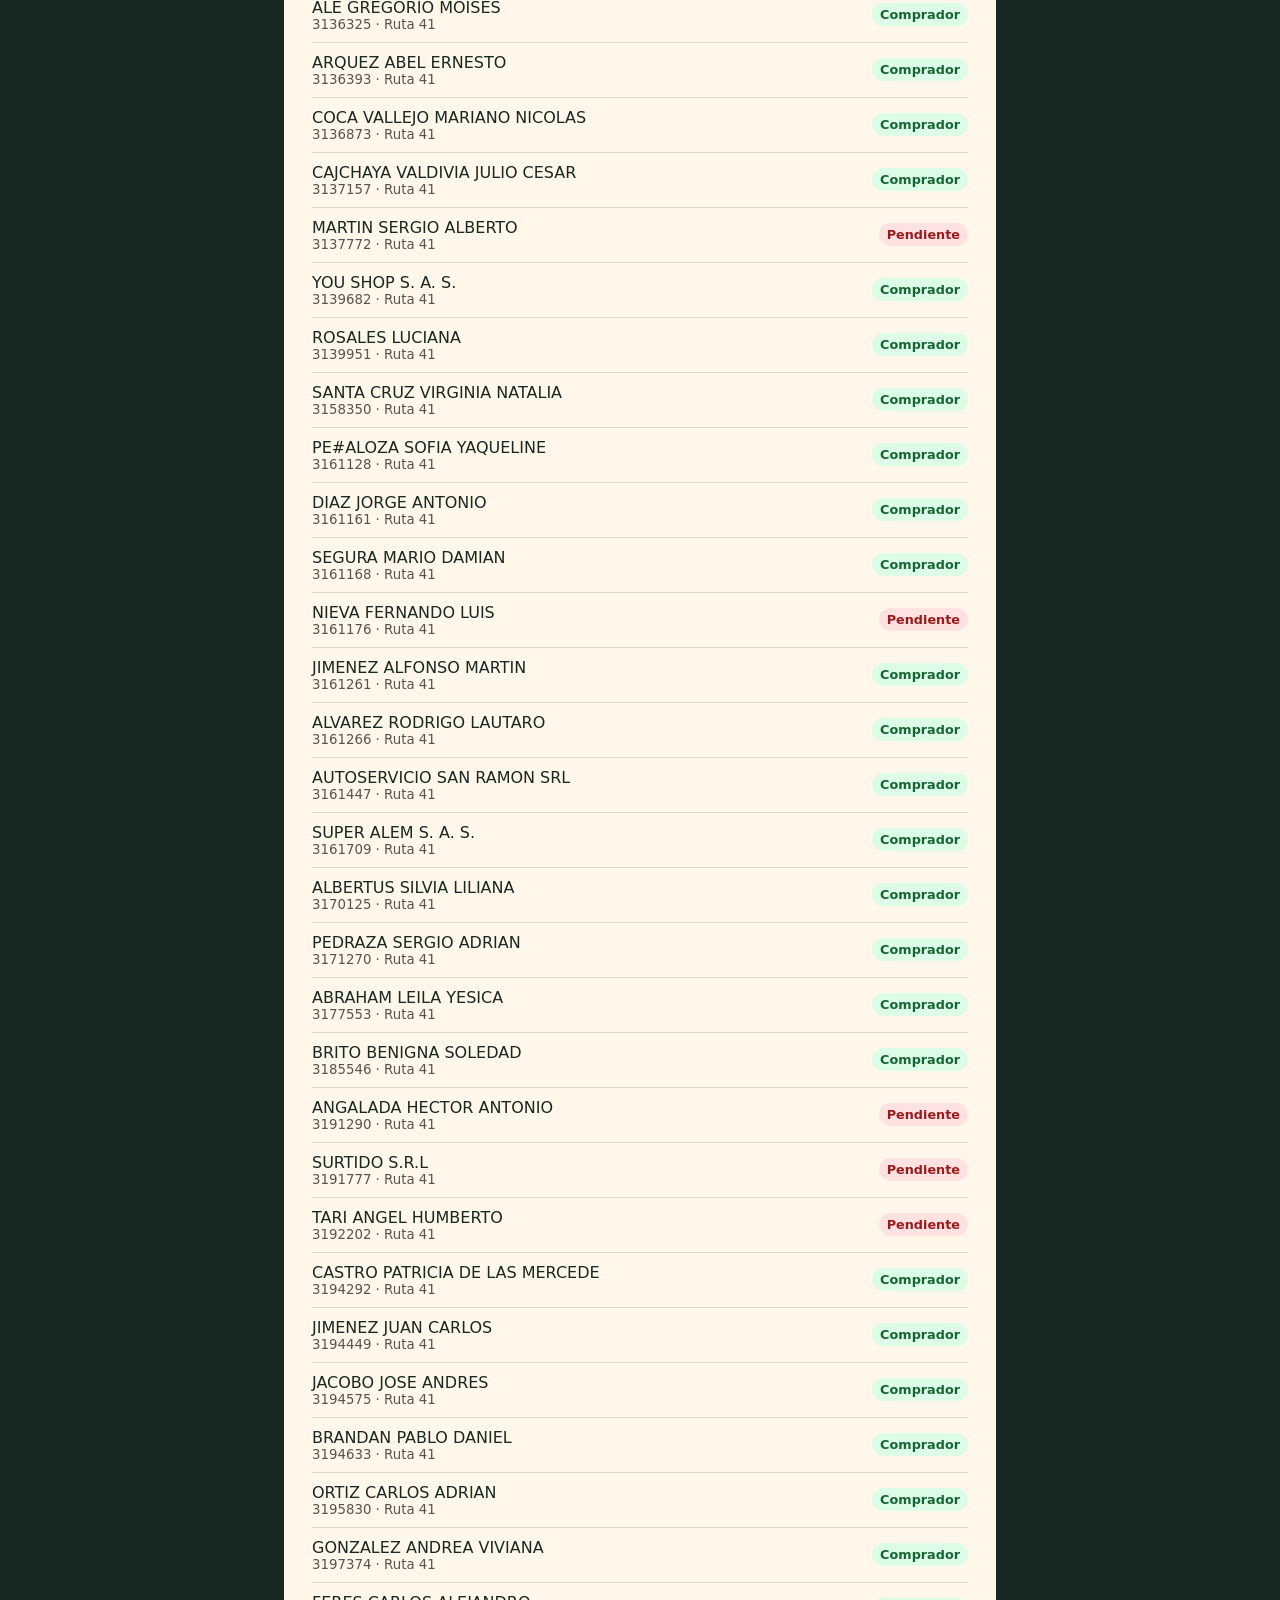
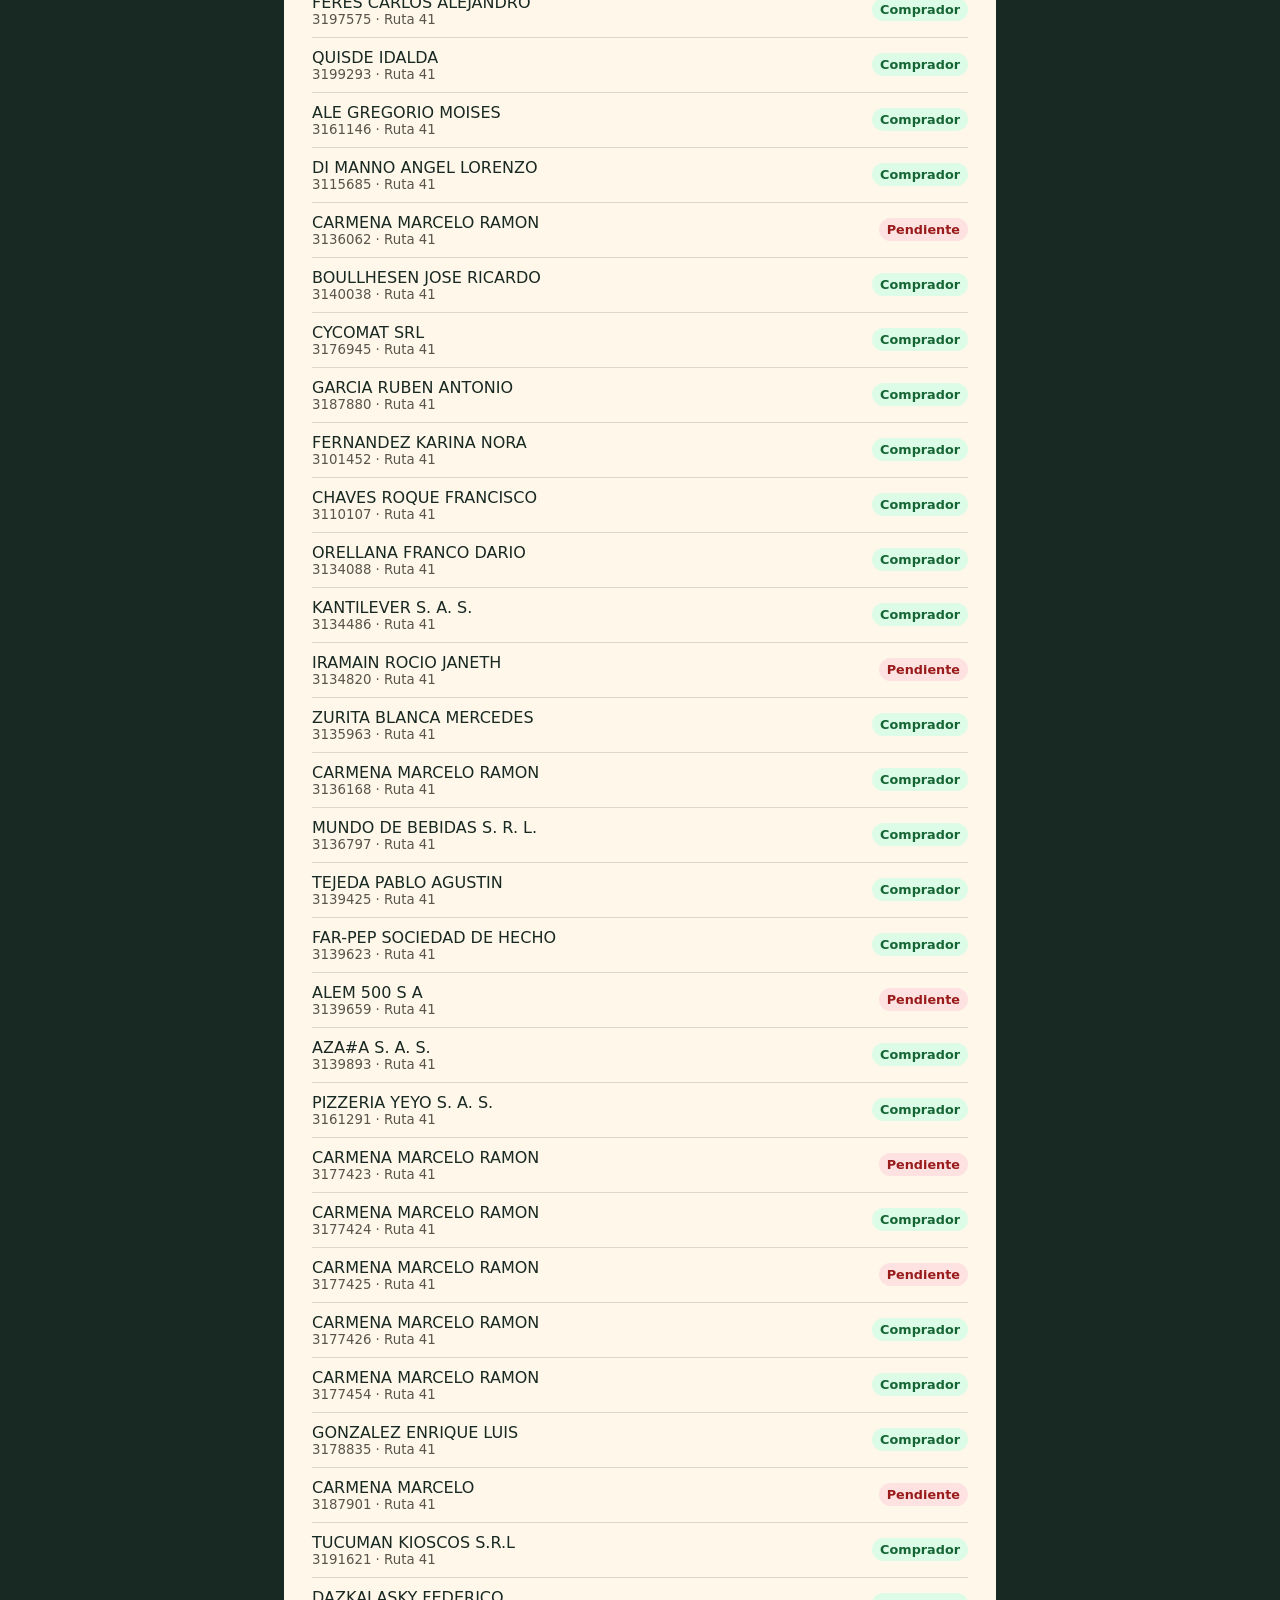
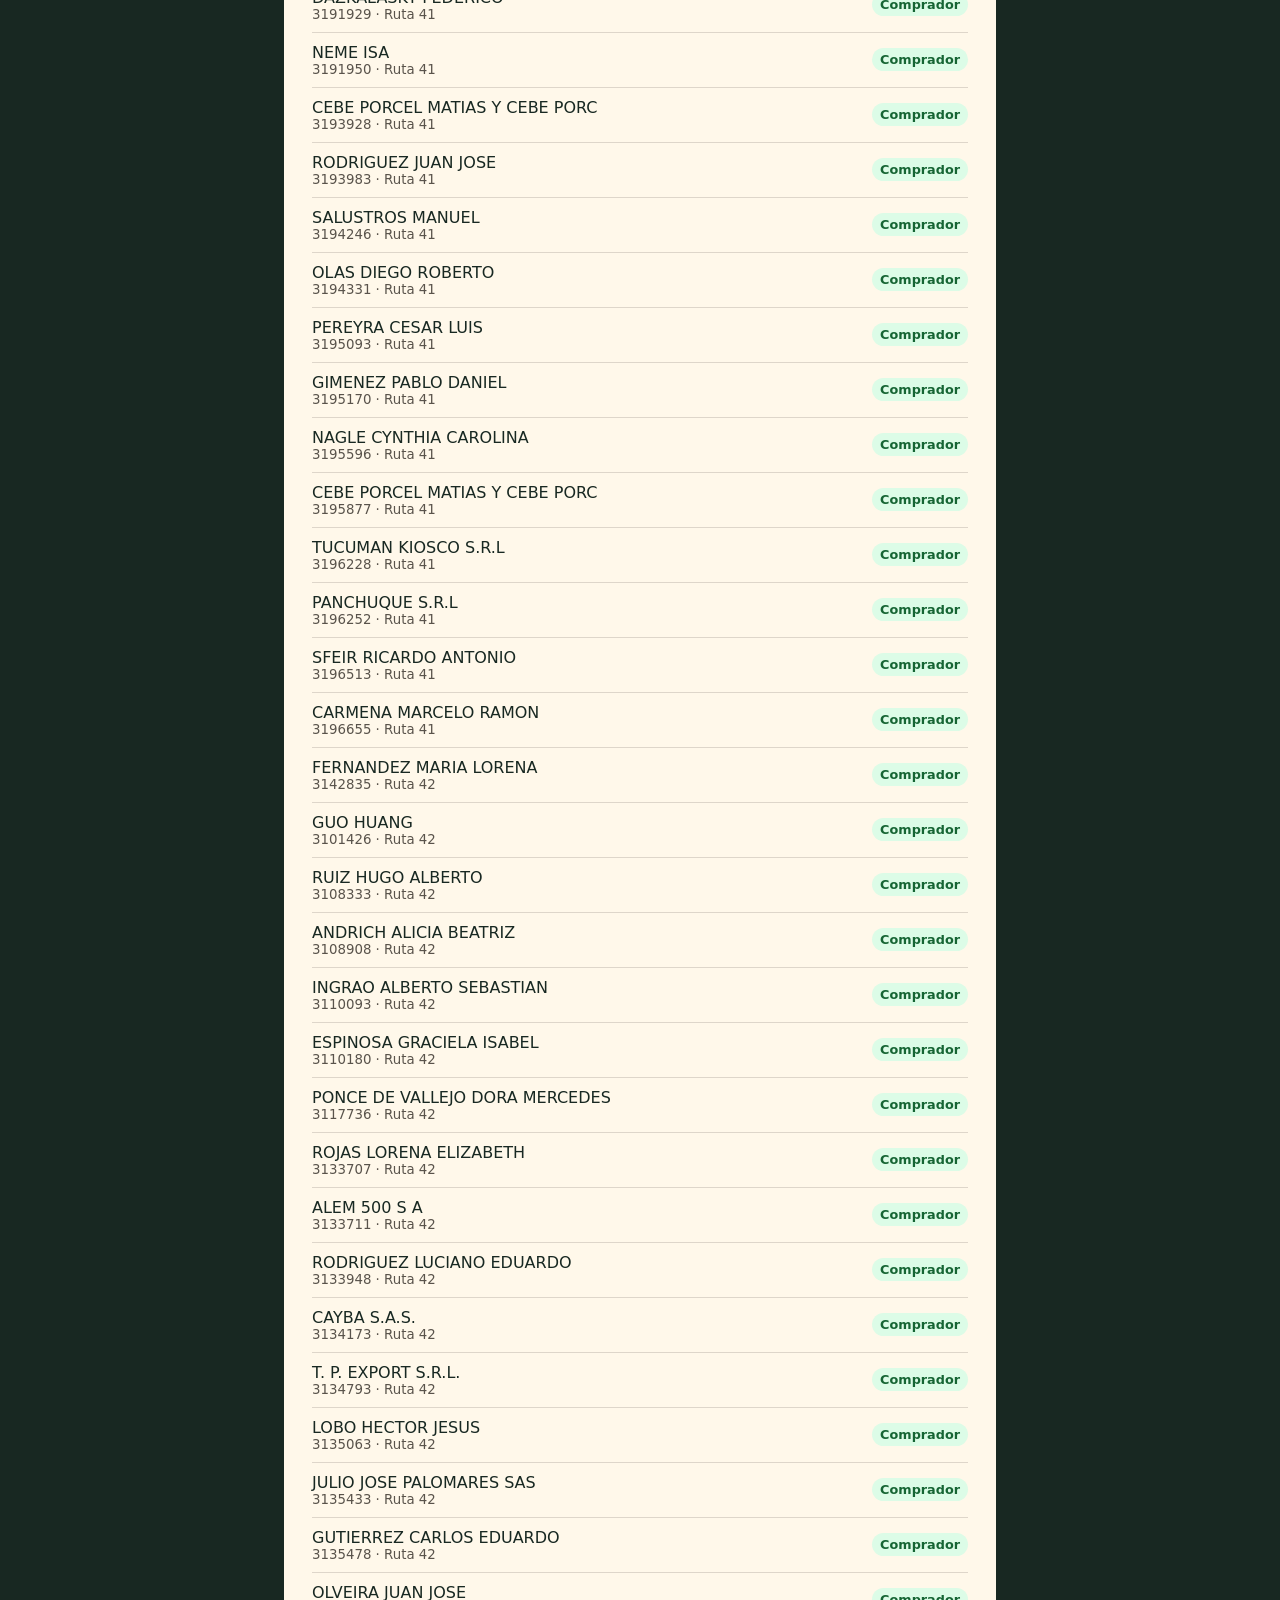
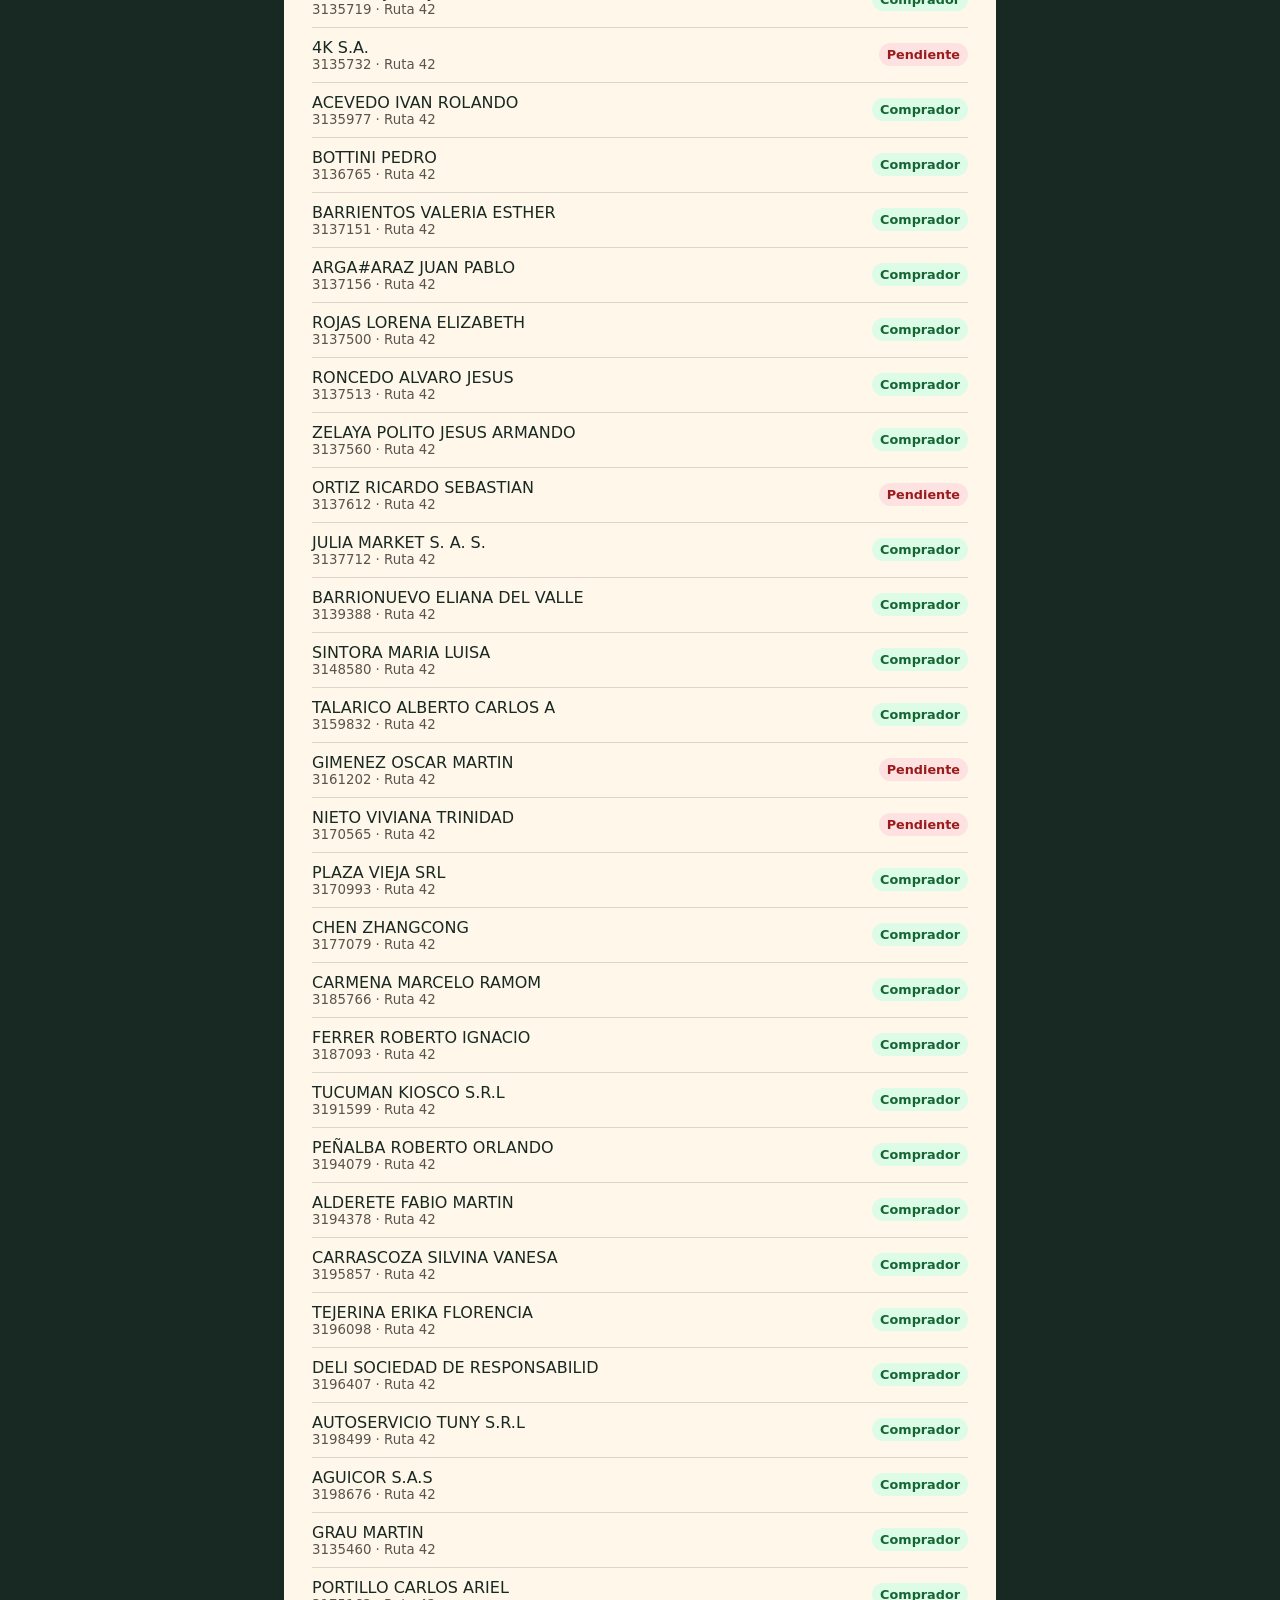
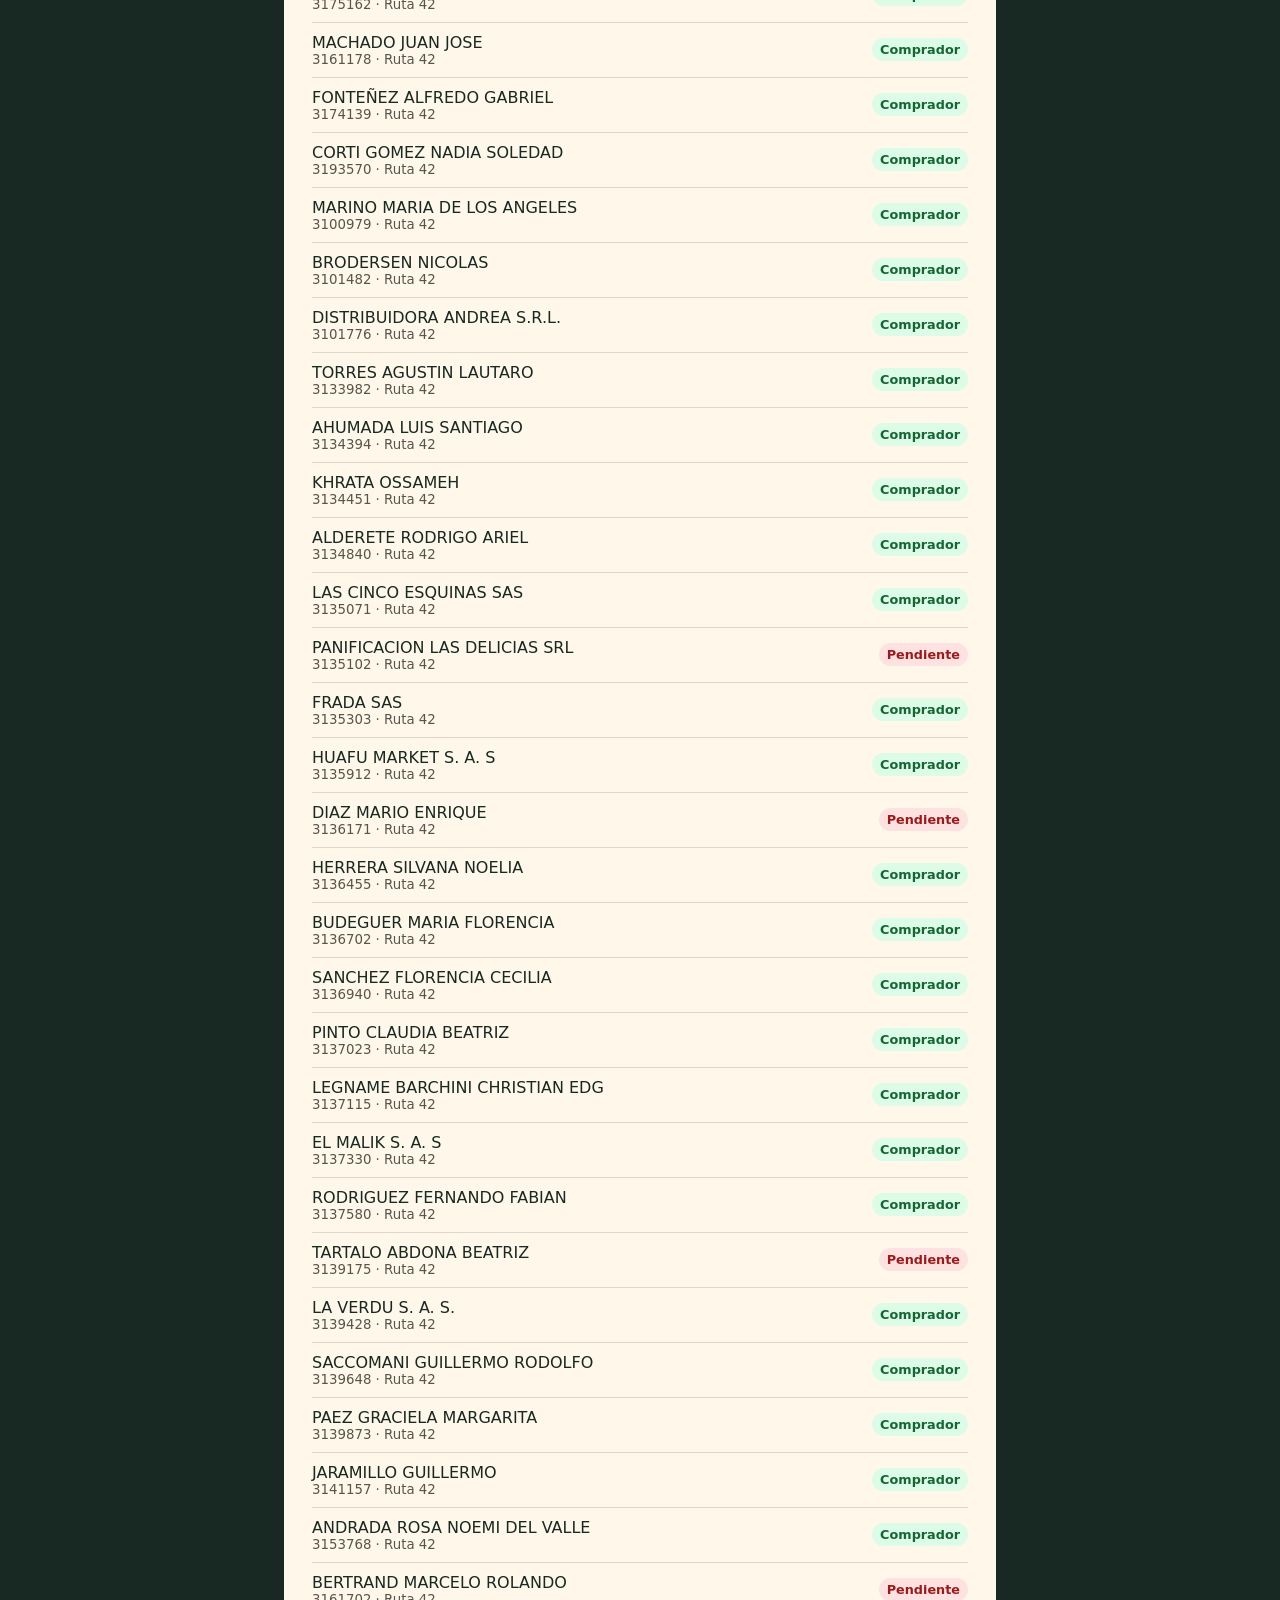
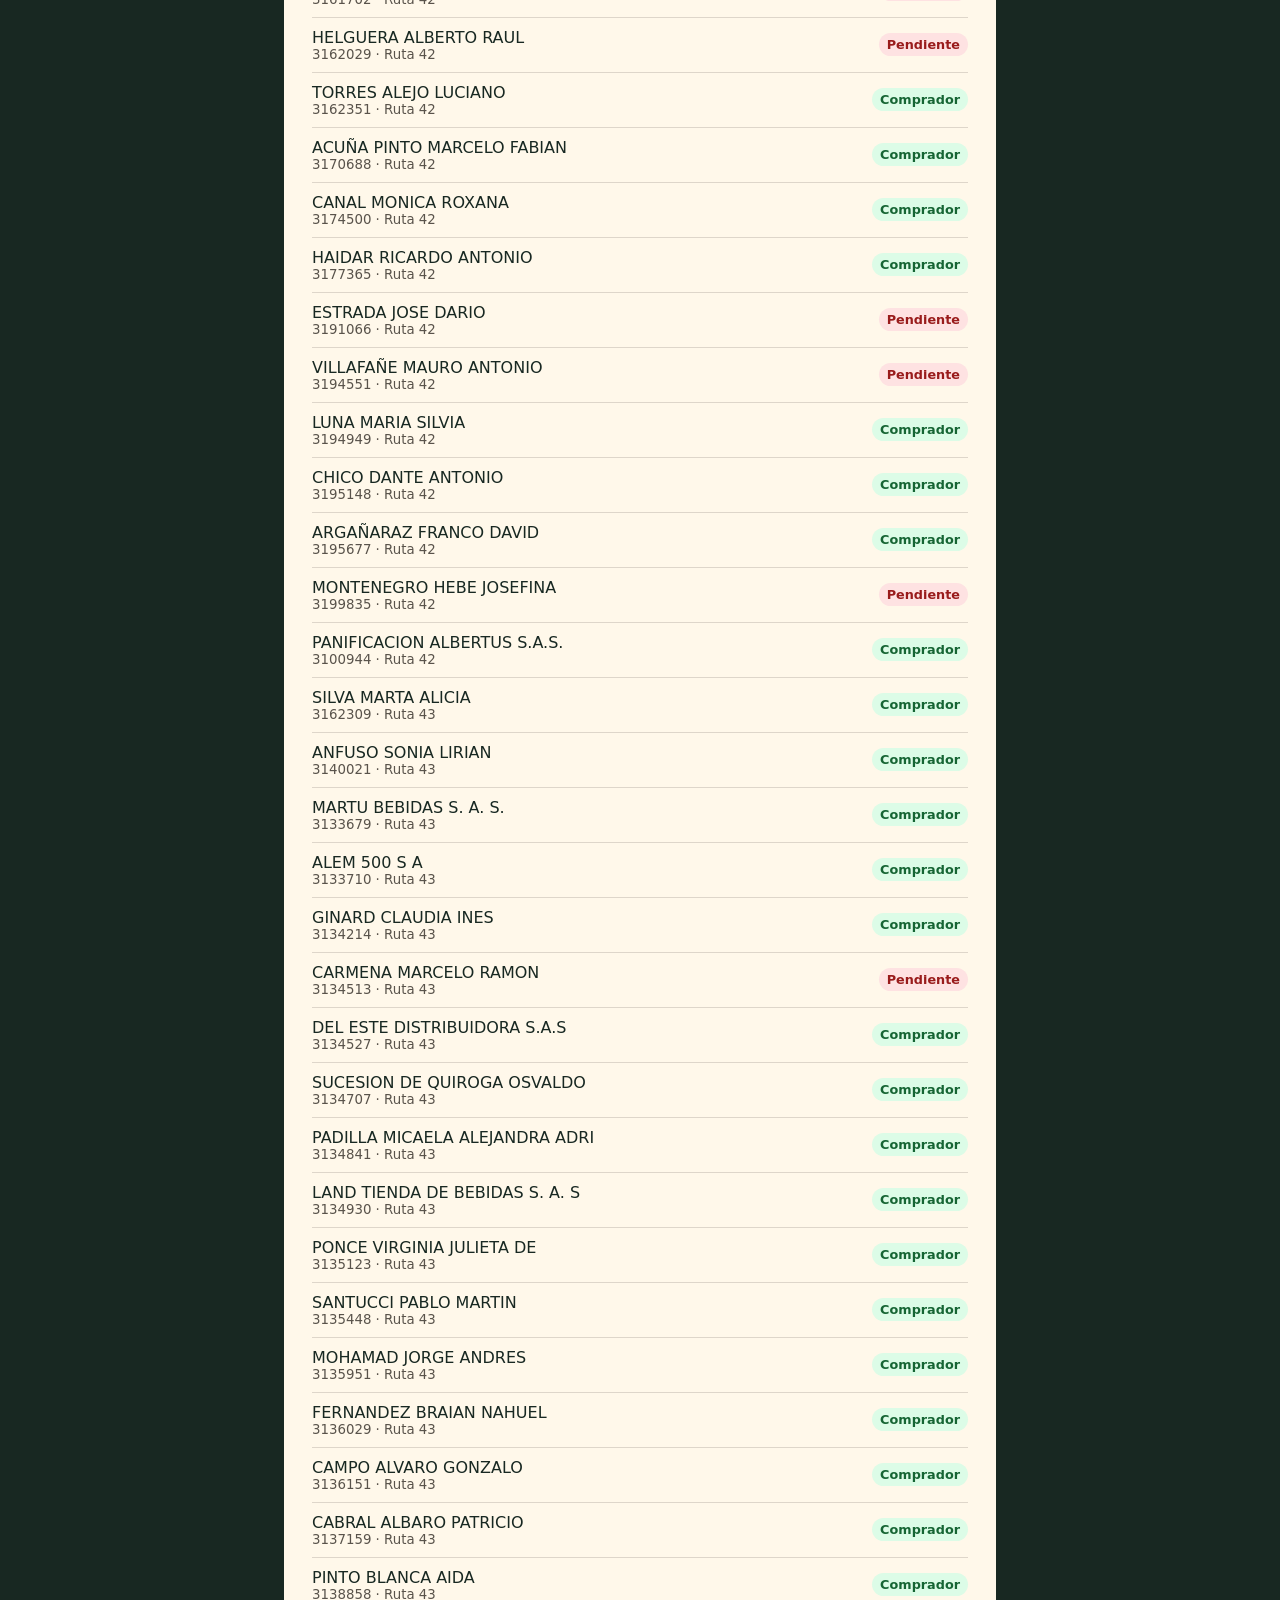
<file: cobertura-zero.html>
<!doctype html>
<html lang="es-AR">
<head>
<meta charset="utf-8">
<meta name="viewport" content="width=device-width, initial-scale=1">
<title>Cobertura Coca-Cola Zero 2 L PET</title>
<meta name="theme-color" content="#182822">
<style>
* { box-sizing: border-box; }
body { margin: 0; background: #182822; color: #182822; font: 16px system-ui, sans-serif; }
main { max-width: 740px; margin: auto; padding: 20px 14px; }
header, section { padding: clamp(16px, 4vw, 28px); border-radius: 16px; background: #fff8ea; margin-bottom: 14px; }
a { color: #24533b; font-weight: 700; }
h1 { margin: 18px 0 6px; line-height: 1.15; }
h2 { margin: 0 0 12px; font-size: 1.2rem; }
p { margin: 8px 0; }
#coverage { font-size: 2.4rem; line-height: 1.2; font-weight: 800; }
.filters { display: grid; grid-template-columns: 1fr 1fr; gap: 10px; margin-bottom: 16px; }
label { display: grid; gap: 4px; font-weight: 600; min-width: 0; }
.search { grid-column: 1 / -1; }
select, input { width: 100%; border: 1px solid #817b70; border-radius: 8px; padding: 10px; background: white; font: inherit; color: inherit; }
ul { padding: 0; margin: 12px 0 0; list-style: none; }
li { display: flex; align-items: center; justify-content: space-between; gap: 8px; padding: 10px 0; border-top: 1px solid #ded6ca; overflow-wrap: anywhere; }
small { display: block; color: #59534b; }
li strong { padding: 4px 8px; border-radius: 20px; font-size: .8rem; }
.buyer { color: #166534; background: #dcfce7; }
.pending { color: #991b1b; background: #fee2e2; }
#difference { font-size: .88rem; }
</style>
</head>
<body>
<main>
<header>
  <a href="./">← Volver a Incentivos</a>
  <h1>Coca-Cola Zero 2 L PET</h1>
  <p id="cutoff"></p>
  <div id="coverage" aria-live="polite"></div>
  <p id="summary"></p>
</header>
<section aria-labelledby="clients-title">
  <h2 id="clients-title">Clientes por ruta</h2>
  <div class="filters">
    <label>Ruta <select id="route"><option value="">Todas</option></select></label>
    <label>Estado <select id="status"><option value="">Todos</option><option value="1">Compradores</option><option value="0">Pendientes</option></select></label>
    <label class="search">Buscar por nombre o código <input id="search" type="search"></label>
  </div>
  <p id="detail"></p>
  <p id="difference"></p>
  <p id="matches" role="status"></p>
  <ul id="clients"></ul>
</section>
</main>
<script type="application/json" id="report">{"corte":"17/11/2026","rutas":{"40":[87,65],"41":[90,60],"42":[81,62],"43":[82,65]},"clientes":[["40","3135458","MOLINA MIRIAN CELESTE",1],["40","3101723","SOTELO MIGUEL ANGEL",1],["40","3133809","ELIAS YOEL EMILIANO",1],["40","3133853","ACOSTA ROSA MABEL",0],["40","3133913","GUZMAN GUSTAVO ALBERTO",1],["40","3134299","FERNANDEZ MAHMOUD NABIL AGUSTI",1],["40","3134879","ROCHA ALVARO GASTON",0],["40","3135245","SILVA JORGELINA DEL VALLE",0],["40","3135263","SUPERMERCADO Q MAS S.A.S",1],["40","3135346","GUEVARA DIEGO GABRIEL",1],["40","3135959","FLORES MARIA CELESTE",1],["40","3136052","NAVARRO JULIANA ESTEFANIA",1],["40","3136334","LOZANO SORIA",1],["40","3136373","DIAZ ELENA DEL CARMEN",0],["40","3137000","ANDRADA FRANCO MAXIMILIANO",1],["40","3137033","RAMOS IGNACIO MIGUEL",1],["40","3137034","RAMOS IGNACIO MIGUEL",0],["40","3137038","SILVA JORGELINA DEL VALLE",0],["40","3137220","ECHENIQUE ALEJANDRO MIGUEL F",1],["40","3137306","ESPINOSA MIGUEL FRANCISCO",1],["40","3139502","MILHEM HNOS S. DE HECHO",1],["40","3139962","HERRERA PEDRO AGUSTIN",1],["40","3139969","GUEVARA ANGEL JAVIER",1],["40","3144052","RADI SABINA GLADIS",1],["40","3151425","GARCIA VICENTE",1],["40","3161135","LUNA ALEXIS GONZALO",1],["40","3161446","AUTOSERVICIO SAN RAMON SRL",0],["40","3172189","JUAREZ RODRIGO FACUNDO",1],["40","3172434","PARADI ALEXIS NAHUEL",1],["40","3172442","BUSTOS CESAR ANIBAL",1],["40","3184492","SUAREZ MIRTA",1],["40","3184863","TROSSERO CLAUDIO MAURICIO",0],["40","3187462","JUAREZ FRANCO GUSTAVO",1],["40","3193990","LUQUE ARIEL ALBERTO",1],["40","3194833","CARRAZANO MARIA ELVIRA",1],["40","3195082","FUENSALIDA JOSE MARIA",1],["40","3195155","LI CAIHONG",0],["40","3195518","MILHEM HNO S.DE HECHO DE ALI",1],["40","3196014","SILVA JORGELINA DEL VALLE",0],["40","3197966","MEDINA MANUEL ANTONIO",1],["40","3198492","ANDRADA ALEXIA STAEFANIA",0],["40","3199686","COMERCIALIZADORA RIVADAVIA SRL",1],["40","3199830","SINGH MANDEEP",1],["40","3136018","G&P S.A.S.",0],["40","3139678","GCG DISTRIBUCIONES S. R. L.",1],["40","3155381","BAZZANO PABLO",1],["40","3161083","LA ESQUINA MARKET S. A. S.",1],["40","3195961","DUMIT JUAN LUIS",0],["40","3199566","LEAL HECTOR FABIAN",1],["40","3100959","QUIROGA OSVALDO MILTON",1],["40","3101161","MARTINEZ TORRES VICTOR MANUEL",1],["40","3101212","CARMENA MARCELO RAMON",1],["40","3105375","ACUÑA WALTER RAUL",0],["40","3110211","CARMENA MARCELO RAMON",1],["40","3134195","EG PUNTO MARKET S. A. S.",1],["40","3134285","CORONEL MARIA FLORENCIA",1],["40","3134312","MORIN TRUJILLO MATIAS",0],["40","3134510","PEREZ LAURENTI LUCIANO ANDRES",0],["40","3134572","VELIZ VILLAZUR VALENTIN",0],["40","3134985","ZAMORANO NOELIA MARCELA",1],["40","3135452","FIGUEROA DARDO ANTONIO",1],["40","3135487","BERNENGO SHEILA ANDREA",1],["40","3135845","CARMENA MARCELO RAMON",1],["40","3135879","CARMONA VERONICA ALEJANDRA",0],["40","3135978","LOBO VILLAGRAN NATALIA DANIELA",1],["40","3136011","CARMENA MARCELO RAMON",0],["40","3136270","CARMENA MARCELO RAMON",1],["40","3137141","LA ESQUINA MARKET S. A. S.",1],["40","3137255","BLASCO ESTEBAN DANIEL",1],["40","3139708","NORTE LACTEOS S. A. S.",1],["40","3139865","GONZALEZ MIGUEL ANGEL",1],["40","3146070","CARMONA VERONICA ALEJANDRA",1],["40","3149882","ALDERETE ROSARIO ISABEL",1],["40","3155022","SALUSTROS MANUEL",1],["40","3161218","CACERES DOMINGO RUBEN",0],["40","3161445","AUTOSERVICIO SAN RAMON SRL",0],["40","3185880","CARMENA MARCELO RAMON",1],["40","3191487","FIGUEROA OLGA PATRICIA DE FATI",0],["40","3193565","MORIN TRUJILLO MATIAS",1],["40","3193727","FERNANDEZ JOSE LUIS",1],["40","3195198","GUAJIMA S.R.L",1],["40","3195754","ALVAREZ AMALIA AHURORA",1],["40","3196419","SANCHEZ RAMON ANTONIO",1],["40","3196443","BAUZA GAYA BARTOLOME GUSTAVO",1],["40","3197590","MOLINA MAYDA DALIANA",1],["40","3199966","ALBARRACIN FACUNDO NICOLAS",1],["40","3199972","CARMENA MARCELO RAMOM",1],["41","3134060","CASTELLI FRANCO SEBASTIAN",1],["41","3134065","SALE RUTH NOEMI",0],["41","3134155","LIZARRAGA ROBERTO CARLOS",0],["41","3134399","CORDOBA LORENA VERONICA",1],["41","3134636","ROMERO PAULA DANIELA",0],["41","3134767","GARCIA BULACIO LUCIANO",0],["41","3134768","JIMENEZ SAHIAN JUAN PABLO",0],["41","3134776","GARCIA GERARDO NICOLAS",0],["41","3134920","QUIROGA EMMANUEL",1],["41","3134952","PARAJON LEANDRO HIPOLITO",0],["41","3134954","VARGAS ORDO#EZ BRAIAN EMANUEL",0],["41","3134963","LARA DIEGO NICOLAS",1],["41","3134991","GIMENEZ SUSANA RAQUEL",0],["41","3135190","SALGUERO MARTIN ADAN",1],["41","3135246","CAJAL EXEQUIEL ADRIAN",1],["41","3135377","MARTIN CASTRO IGNACIO",1],["41","3135816","PERALTA MARIANA DEL VALLE",1],["41","3135826","MONTEROS MAURICIO JOAQUIN",0],["41","3136231","ROJAS FACUNDO LEONARDO",1],["41","3136325","ALE GREGORIO MOISES",1],["41","3136393","ARQUEZ ABEL ERNESTO",0],["41","3136873","COCA VALLEJO MARIANO NICOLAS",1],["41","3137157","CAJCHAYA VALDIVIA JULIO CESAR",0],["41","3137772","MARTIN SERGIO ALBERTO",0],["41","3139682","YOU SHOP S. A. S.",1],["41","3139951","ROSALES LUCIANA",1],["41","3158350","SANTA CRUZ VIRGINIA NATALIA",1],["41","3161128","PE#ALOZA SOFIA YAQUELINE",1],["41","3161161","DIAZ JORGE ANTONIO",0],["41","3161168","SEGURA MARIO DAMIAN",0],["41","3161176","NIEVA FERNANDO LUIS",0],["41","3161261","JIMENEZ ALFONSO MARTIN",0],["41","3161266","ALVAREZ RODRIGO LAUTARO",1],["41","3161447","AUTOSERVICIO SAN RAMON SRL",0],["41","3161709","SUPER ALEM S. A. S.",1],["41","3170125","ALBERTUS SILVIA LILIANA",1],["41","3171270","PEDRAZA SERGIO ADRIAN",1],["41","3177553","ABRAHAM LEILA YESICA",0],["41","3185546","BRITO BENIGNA SOLEDAD",0],["41","3191777","SURTIDO S.R.L",0],["41","3192202","TARI ANGEL HUMBERTO",0],["41","3194292","CASTRO PATRICIA DE LAS MERCEDE",1],["41","3194449","JIMENEZ JUAN CARLOS",1],["41","3194575","JACOBO JOSE ANDRES",1],["41","3194633","BRANDAN PABLO DANIEL",1],["41","3195830","ORTIZ CARLOS ADRIAN",1],["41","3197374","GONZALEZ ANDREA VIVIANA",1],["41","3197575","FERES CARLOS ALEJANDRO",1],["41","3199293","QUISDE IDALDA",1],["41","3161146","ALE GREGORIO MOISES",1],["41","3115685","DI MANNO ANGEL LORENZO",1],["41","3136062","CARMENA MARCELO RAMON",0],["41","3140038","BOULLHESEN JOSE RICARDO",1],["41","3176945","CYCOMAT SRL",1],["41","3187880","GARCIA RUBEN ANTONIO",1],["41","3101452","FERNANDEZ KARINA NORA",1],["41","3110107","CHAVES ROQUE FRANCISCO",1],["41","3134088","ORELLANA FRANCO DARIO",1],["41","3134486","KANTILEVER S. A. S.",1],["41","3134820","IRAMAIN ROCIO JANETH",0],["41","3135963","ZURITA BLANCA MERCEDES",1],["41","3136168","CARMENA MARCELO RAMON",0],["41","3136797","MUNDO DE BEBIDAS S. R. L.",1],["41","3139425","TEJEDA PABLO AGUSTIN",1],["41","3139623","FAR-PEP SOCIEDAD DE HECHO",1],["41","3139893","AZA#A S. A. S.",0],["41","3161058","ALBORNOZ FRANCO GUSTAVO",1],["41","3161291","PIZZERIA YEYO S. A. S.",1],["41","3177423","CARMENA MARCELO RAMON",0],["41","3177424","CARMENA MARCELO RAMON",1],["41","3177425","CARMENA MARCELO RAMON",0],["41","3177426","CARMENA MARCELO RAMON",1],["41","3177454","CARMENA MARCELO RAMON",1],["41","3178835","GONZALEZ ENRIQUE LUIS",1],["41","3187901","CARMENA MARCELO",0],["41","3191621","TUCUMAN KIOSCOS S.R.L",1],["41","3191929","DAZKALASKY FEDERICO",1],["41","3191950","NEME ISA",1],["41","3193928","CEBE PORCEL MATIAS Y CEBE PORC",1],["41","3193983","RODRIGUEZ JUAN JOSE",1],["41","3194246","SALUSTROS MANUEL",1],["41","3194331","OLAS DIEGO ROBERTO",1],["41","3195093","PEREYRA CESAR LUIS",1],["41","3195170","GIMENEZ  PABLO DANIEL",0],["41","3195596","NAGLE CYNTHIA CAROLINA",1],["41","3195877","CEBE PORCEL MATIAS Y CEBE PORC",1],["41","3196228","TUCUMAN KIOSCO S.R.L",1],["41","3196252","PANCHUQUE S.R.L",1],["41","3196513","SFEIR RICARDO ANTONIO",1],["41","3196655","CARMENA MARCELO RAMON",1],["42","3142835","FERNANDEZ MARIA LORENA",1],["42","3101426","GUO HUANG",1],["42","3108333","RUIZ HUGO ALBERTO",1],["42","3108908","ANDRICH ALICIA BEATRIZ",1],["42","3110093","INGRAO ALBERTO SEBASTIAN",0],["42","3110180","ESPINOSA GRACIELA ISABEL",1],["42","3117736","PONCE DE VALLEJO DORA MERCEDES",1],["42","3133707","ROJAS LORENA ELIZABETH",1],["42","3133948","RODRIGUEZ LUCIANO EDUARDO",1],["42","3134173","CAYBA S.A.S.",1],["42","3134793","T. P. EXPORT S.R.L.",1],["42","3135433","JULIO JOSE PALOMARES SAS",0],["42","3135478","GUTIERREZ CARLOS EDUARDO",1],["42","3135719","OLVEIRA JUAN JOSE",1],["42","3135732","4K S.A.",0],["42","3135977","ACEVEDO IVAN ROLANDO",0],["42","3136765","BOTTINI PEDRO",1],["42","3137151","BARRIENTOS VALERIA ESTHER",1],["42","3137156","ARGA#ARAZ JUAN PABLO",1],["42","3137500","ROJAS LORENA ELIZABETH",1],["42","3137513","RONCEDO ALVARO JESUS",1],["42","3137560","ZELAYA POLITO JESUS ARMANDO",1],["42","3137612","ORTIZ RICARDO SEBASTIAN",0],["42","3137712","JULIA MARKET S. A. S.",1],["42","3139388","BARRIONUEVO ELIANA DEL VALLE",1],["42","3148580","SINTORA MARIA LUISA",1],["42","3159832","TALARICO ALBERTO CARLOS A",1],["42","3170565","NIETO VIVIANA TRINIDAD",0],["42","3170993","PLAZA VIEJA SRL",1],["42","3177079","CHEN ZHANGCONG",1],["42","3185766","CARMENA MARCELO RAMOM",1],["42","3187093","FERRER ROBERTO IGNACIO",1],["42","3191599","TUCUMAN KIOSCO S.R.L",1],["42","3194079","PEÑALBA ROBERTO ORLANDO",1],["42","3194378","ALDERETE FABIO MARTIN",1],["42","3195857","CARRASCOZA SILVINA VANESA",1],["42","3196098","TEJERINA ERIKA FLORENCIA",1],["42","3196407","DELI SOCIEDAD DE RESPONSABILID",1],["42","3198499","AUTOSERVICIO TUNY S.R.L",1],["42","3198676","AGUICOR S.A.S",1],["42","3135460","GRAU MARTIN",1],["42","3175162","PORTILLO CARLOS ARIEL",1],["42","3161178","MACHADO JUAN JOSE",1],["42","3174139","FONTEÑEZ ALFREDO GABRIEL",0],["42","3193570","CORTI GOMEZ NADIA SOLEDAD",1],["42","3100979","MARINO MARIA DE LOS ANGELES",1],["42","3101482","BRODERSEN NICOLAS",1],["42","3101776","DISTRIBUIDORA ANDREA S.R.L.",1],["42","3133982","TORRES AGUSTIN LAUTARO",0],["42","3134394","AHUMADA LUIS SANTIAGO",1],["42","3134451","KHRATA OSSAMEH",0],["42","3134840","ALDERETE RODRIGO ARIEL",1],["42","3135071","LAS CINCO ESQUINAS SAS",1],["42","3135102","PANIFICACION LAS DELICIAS SRL",0],["42","3135303","FRADA SAS",1],["42","3135912","HUAFU MARKET S. A. S",1],["42","3136171","DIAZ MARIO ENRIQUE",0],["42","3136455","HERRERA SILVANA NOELIA",1],["42","3136702","BUDEGUER MARIA FLORENCIA",1],["42","3136940","SANCHEZ FLORENCIA CECILIA",0],["42","3137023","PINTO CLAUDIA BEATRIZ",1],["42","3137115","LEGNAME BARCHINI CHRISTIAN EDG",1],["42","3137330","EL MALIK S. A. S",1],["42","3137580","RODRIGUEZ FERNANDO FABIAN",1],["42","3139175","TARTALO ABDONA BEATRIZ",0],["42","3139428","LA VERDU S. A. S.",1],["42","3139648","SACCOMANI GUILLERMO RODOLFO",1],["42","3139873","PAEZ GRACIELA MARGARITA",0],["42","3141157","JARAMILLO GUILLERMO",1],["42","3153768","ANDRADA ROSA NOEMI DEL VALLE",1],["42","3162351","TORRES ALEJO LUCIANO",0],["42","3170688","ACUÑA PINTO MARCELO FABIAN",1],["42","3174500","CANAL MONICA ROXANA",1],["42","3177365","HAIDAR RICARDO ANTONIO",1],["42","3191066","ESTRADA JOSE DARIO",0],["42","3194551","VILLAFAÑE MAURO ANTONIO",0],["42","3194949","LUNA MARIA SILVIA",1],["42","3195148","CHICO DANTE ANTONIO",1],["42","3195677","ARGAÑARAZ FRANCO DAVID",1],["42","3199835","MONTENEGRO HEBE JOSEFINA",0],["42","3100944","PANIFICACION ALBERTUS S.A.S.",0],["43","3162309","SILVA MARTA ALICIA",0],["43","3140021","ANFUSO SONIA LIRIAN",1],["43","3133679","MARTU BEBIDAS S. A. S.",1],["43","3134214","GINARD CLAUDIA INES",1],["43","3134513","CARMENA MARCELO RAMON",0],["43","3134527","DEL ESTE DISTRIBUIDORA S.A.S",1],["43","3134707","SUCESION DE QUIROGA OSVALDO",1],["43","3134841","PADILLA MICAELA ALEJANDRA ADRI",1],["43","3134930","LAND TIENDA DE BEBIDAS S. A. S",1],["43","3135123","PONCE VIRGINIA JULIETA DE",1],["43","3135448","SANTUCCI PABLO MARTIN",1],["43","3135951","MOHAMAD JORGE ANDRES",1],["43","3136029","FERNANDEZ BRAIAN NAHUEL",1],["43","3136151","CAMPO ALVARO GONZALO",1],["43","3137159","CABRAL ALBARO PATRICIO",1],["43","3139416","MORALES BLANCA GRACIELA",1],["43","3139438","MEDINA DEBORAH JANETTE",1],["43","3139686","YAFAR HECTOR DANIEL",1],["43","3139775","SANCHEZ MARTIN ALFREDO",1],["43","3139926","CARMENA MARCELO RAMON",0],["43","3139947","IL MERCATO S. A. S.",1],["43","3140391","MACHADO JUAN JOSE",1],["43","3141237","HAMDAN DANIEL MARCELO",1],["43","3145469","SFEIR GUSTAVO GERARDO",1],["43","3151476","CASILLAS DIEGO SEBASTIAN",1],["43","3161030","MANGUSSI AGOSTINA",1],["43","3161041","BRANDAN JUAN RAMON",1],["43","3161464","RICO PABLO ALEJANDRO",0],["43","3177165","MARTINEZ ELIAS RAFAEL",1],["43","3185889","MONETTI RODOLFO SERGIO",1],["43","3186682","CARRAZANA LUIS CRISTIAN",1],["43","3187033","CARMENA MARCELO RAMON",1],["43","3193244","CARMENA MARCELO RAMON",1],["43","3194531","PACAM DISTRILOG ARGENTINA SRL",1],["43","3194733","AUTOSERVICIO SAN RAMON S.R.L",0],["43","3195008","GARCIA RICARDO HECTOR",1],["43","3195553","MOYANO GABRIEL ALEJANDRO",1],["43","3195888","FAGUMA S.R.L",1],["43","3196265","LAZZARANO CLAUDIA NOEMI",1],["43","3197599","GARCIA MAYRA JESUS",0],["43","3199087","TODO PAN S.R.L",0],["43","3199635","CARMENA MARCELO RAMOM",1],["43","3199879","VALOY ANDRES",1],["43","3101445","ARGAÑARAZ MANUEL EDUARDO",1],["43","3101626","OLMEDO WALTER MAXIMILIANO",1],["43","3101737","ZAVALIA HUGO DANIEL",1],["43","3133715","WU LIQING",1],["43","3134150","CORONEL MAURO LEONEL",1],["43","3134286","AGUERO MIRIAN ALICIA",1],["43","3134468","GALVAN PAULA ELISA",0],["43","3134520","MATAS THELMA VANESSA",1],["43","3134907","CORBALAN HUGO GABRIEL",1],["43","3134909","CARABAJAL CINTHYA MILAGROS",1],["43","3135621","RAMIREZ ANTONELLA",1],["43","3135927","SERRANO DANIEL GUSTAVO",0],["43","3135938","VEGA GUSTAVO",1],["43","3136056","BURGOS GLORIA EL VALLE",1],["43","3136088","BRITO BRUNO NAHUEL",1],["43","3136145","SORIA RAMON GREGORIO",1],["43","3136966","ACEVEDO LUZ MARINA",0],["43","3137598","RODRIGUEZ VALLEJO MAYRA GISELL",1],["43","3137730","ALBARRACIN JUAN ALBERTO",1],["43","3139506","MERCADOPLAY SHOP S. A. S.",0],["43","3142720","DIAZ PEDRO OSCAR",1],["43","3161084","NIETO LUCIANA",1],["43","3161364","CARRIZO ROBERTO ANTONIO",1],["43","3161640","RAMOS LUCAS DANIEL ALBERTO",0],["43","3171130","VALIENTE ARMANDO GONZALO",1],["43","3177033","ZHOU MEIZHU",1],["43","3178400","LEAL REINALDO RUBEN",1],["43","3178446","LANDIVAR MANUEL ALEJANDRO",1],["43","3191511","REYNA OSCAR MARIO",1],["43","3194056","ALVAREZ NATALIA DE LOURDES",0],["43","3195005","TOLEDO CURIA MARIA RENEE",0],["43","3195257","MATAS THELMA VANESSA",1],["43","3198447","VERA CARLOS EDUARDO",1],["43","3198663","LUCE PAN S.R.L",0],["43","3100946","JIMENEZ LAUTARO",1],["43","3136936","CARRERA ROCIO FERNANDA",1],["43","3138850","CARABAJAL HERNAN FRANCO",1],["43","3161611","POLICHE CAROLINA STEFANIA",0],["43","3196471","CARDOZO MARIANELA DAIANA",0]]}</script>
<script>
const byId = id => document.getElementById(id);
let report = JSON.parse(byId("report").textContent);
const route = byId("route");
const status = byId("status");
const search = byId("search");
const percentage = new Intl.NumberFormat("es-AR", { style: "percent", maximumFractionDigits: 2 });
const normalize = value => value.normalize("NFD").replace(/\p{Diacritic}/gu, "").toLowerCase();
byId("cutoff").textContent = "Corte del Excel · " + report.corte;
for (const number of Object.keys(report.rutas)) {
  route.add(new Option("Ruta " + number, number));
}

function render() {
  const selected = route.value;
  const totals = selected ? [report.rutas[selected]] : Object.values(report.rutas);
  const base = totals.reduce((sum, [count]) => sum + count, 0);
  const buyers = totals.reduce((sum, [, count]) => sum + count, 0);
  const clients = report.clientes.filter(row => !selected || row[0] === selected);
  const listedBuyers = clients.filter(row => row[3]).length;
  const difference = buyers - listedBuyers;
  const query = normalize(search.value.trim());
  const matches = clients.filter(([, code, name, bought]) =>
    (!status.value || status.value === String(bought)) &&
    (code.includes(query) || normalize(name).includes(query))
  );
  byId("coverage").textContent = percentage.format(buyers / base);
  byId("summary").textContent = buyers + " compradores de " + base + " clientes · Avance del informe";
  byId("detail").textContent = listedBuyers + " compradores y " + (clients.length - listedBuyers) + " pendientes en Campo Minado";
  byId("difference").textContent = difference
    ? "Diferencia entre el resumen y el listado del Excel: " + difference + " compradores."
    : "";
  byId("matches").textContent = matches.length ? matches.length + " clientes encontrados" : "Sin clientes para este filtro.";
  byId("clients").replaceChildren(...matches.map(([number, code, name, bought]) => {
    const item = document.createElement("li");
    const label = document.createElement("span");
    const meta = document.createElement("small");
    const badge = document.createElement("strong");
    label.textContent = name;
    meta.textContent = code + " · Ruta " + number;
    badge.textContent = bought ? "Comprador" : "Pendiente";
    badge.className = bought ? "buyer" : "pending";
    label.append(meta);
    item.append(label, badge);
    return item;
  }));
}
for (const field of [route, status, search]) field.addEventListener("input", render);
render();

// Leer la cobertura publicada en cada visita, sin usar datos obsoletos en caché.
// Si falla la conexión, se conserva el último corte de respaldo.
async function refreshZero() {
  try {
    const response = await fetch("./coca-zero.json?v=" + Date.now(), { cache: "no-store" });
    if (!response.ok) throw new Error("HTTP " + response.status);
    const latest = await response.json();
    if (!latest || !latest.corte || !latest.rutas || !Array.isArray(latest.clientes)) {
      throw new Error("Archivo de cobertura incompleto");
    }
    report = latest;
    const previousRoute = route.value;
    route.replaceChildren(new Option("Todas", ""));
    for (const number of Object.keys(report.rutas).sort()) {
      route.add(new Option("Ruta " + number, number));
    }
    if (report.rutas[previousRoute]) route.value = previousRoute;
    byId("cutoff").textContent = "Corte del Excel · " + report.corte;
    render();
  } catch (error) {
    console.warn("No se pudo consultar coca-zero.json; mostrando último corte disponible:", error);
  }
}
refreshZero();
setInterval(refreshZero, 5 * 60 * 1000);
</script>
</body>
</html>
</file>
